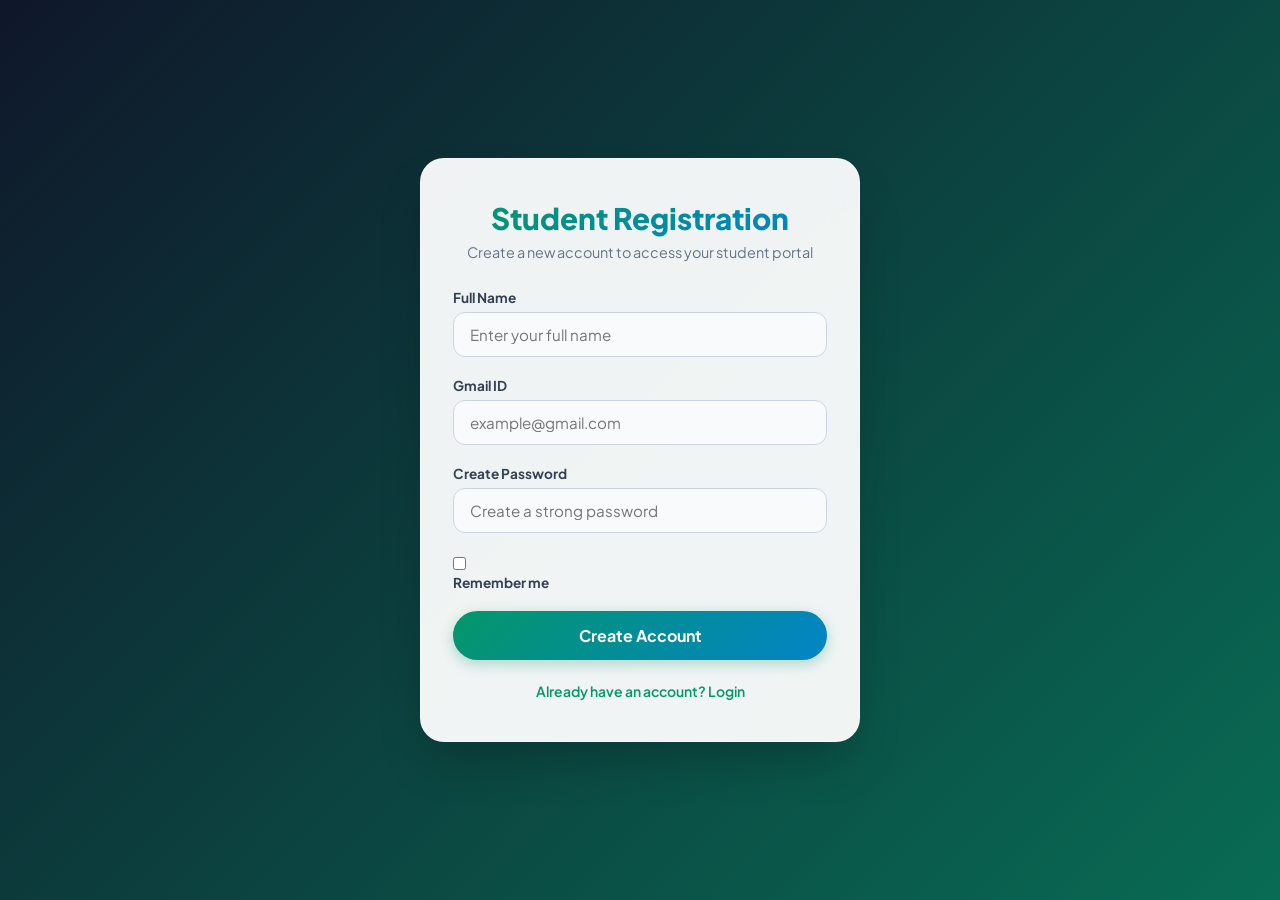
<file: index.html>
<!DOCTYPE html>
<html lang="en">
<head>
    <meta charset="UTF-8">
    <meta name="viewport" content="width=device-width, initial-scale=1.0">
    <title>Student Login System</title>
    <link rel="stylesheet" href="css/styles.css">
    <link href="https://fonts.googleapis.com/css2?family=Poppins:wght@300;400;500;600;700&display=swap" rel="stylesheet">
</head>
<body>
    <div class="container">
        <div class="form-container">
            <!-- Registration Form -->
            <div class="login-form">
                <h1>Student Registration</h1>
                <div class="form-header">
                    <p>Create a new account to access your student portal</p>
                </div>
                <form id="registerForm">
                    <div class="form-group">
                        <label for="reg-fullname">Full Name</label>
                        <input type="text" id="reg-fullname" name="fullname" placeholder="Enter your full name" required>
                        <span class="error" id="reg-fullname-error"></span>
                    </div>
                    <div class="form-group">
                        <label for="reg-email">Gmail ID</label>
                        <input type="email" id="reg-email" name="email" placeholder="example@gmail.com" required>
                        <span class="error" id="reg-email-error"></span>
                    </div>
                    <div class="form-group">
                        <label for="reg-password">Create Password</label>
                        <input type="password" id="reg-password" name="password" placeholder="Create a strong password" required>
                        <span class="error" id="reg-password-error"></span>
                    </div>
                    <div class="form-group remember-me">
                        <input type="checkbox" id="reg-remember" name="remember">
                        <label for="reg-remember">Remember me</label>
                    </div>
                    <div class="form-group">
                        <button type="submit" id="register-btn">Create Account</button>
                    </div>
                    <div class="form-links">
                        <a href="login.html">Already have an account? Login</a>
                    </div>
                </form>
            </div>
            

        </div>
    </div>
    <script src="https://code.jquery.com/jquery-3.6.0.min.js"></script>
    <script src="js/index_script.js"></script>
</body>
</html>
</file>
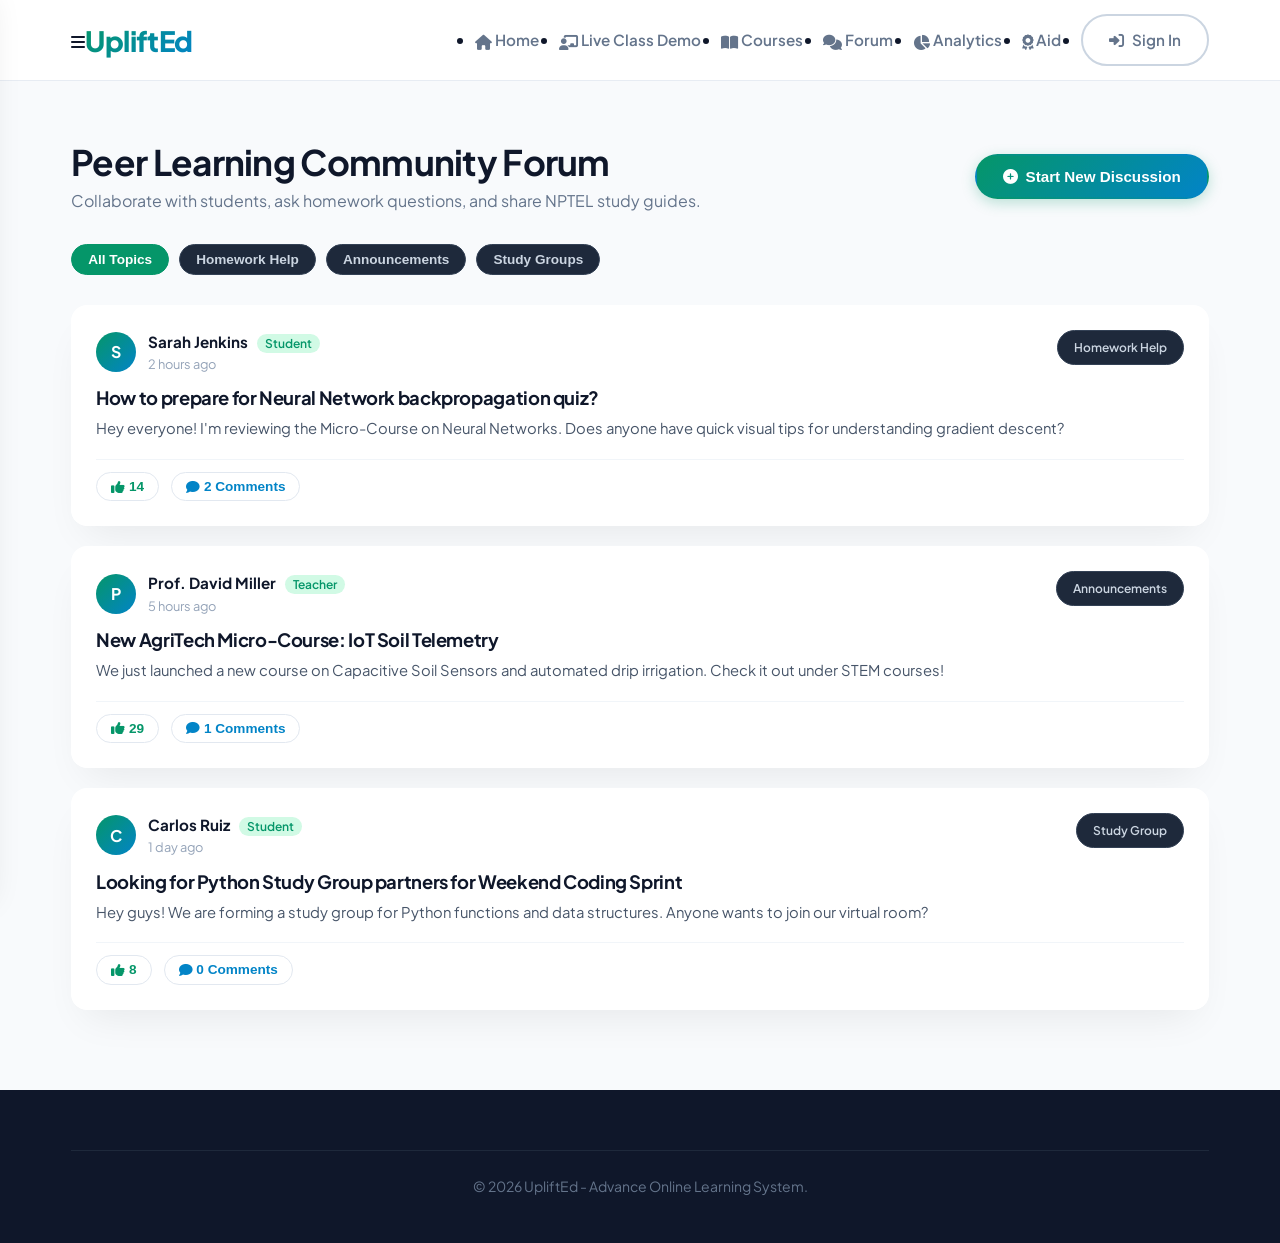
<file: community.html>
<!DOCTYPE html>
<html lang="en">
<head>
    <meta charset="UTF-8">
    <meta name="viewport" content="width=device-width, initial-scale=1.0">
    <title>Peer Learning Community Forum - UpliftEd</title>
    <link rel="stylesheet" href="css/home_styles.css">
    <link href="https://fonts.googleapis.com/css2?family=Plus+Jakarta+Sans:wght@300;400;500;600;700;800&family=Poppins:wght@300;400;500;600;700&display=swap" rel="stylesheet">
    <link rel="stylesheet" href="https://cdnjs.cloudflare.com/ajax/libs/font-awesome/6.4.0/css/all.min.css">
</head>
<body>
    <!-- Cleaned Sidebar -->
    <div class="sidebar" id="sidebar">
        <div class="sidebar-header">
            <h3>UpliftEd Portal</h3>
            <div class="sidebar-close" id="sidebar-close"><i class="fa-solid fa-xmark"></i></div>
        </div>
        <ul class="sidebar-menu">
            <li><a href="home.html"><i class="fa-solid fa-house"></i> Home</a></li>
            <li><a href="student_class.html"><i class="fa-solid fa-chalkboard-user"></i> Live Class Demo</a></li>
            <li class="active"><a href="community.html"><i class="fa-solid fa-users"></i> Community Forum</a></li>
            <li><a href="micro_courses.html"><i class="fa-solid fa-book-open"></i> Micro Courses (NPTEL)</a></li>
            <li><a href="progress_report.html"><i class="fa-solid fa-chart-line"></i> Progress Analytics</a></li>
            <li><a href="scholarship.html"><i class="fa-solid fa-graduation-cap"></i> Scholarship Aid</a></li>
        </ul>
    </div>
    <div class="sidebar-overlay" id="sidebar-overlay"></div>

    <!-- Header -->
    <header class="header">
        <div class="container">
            <div style="display: flex; align-items: center;">
                <div class="sidebar-toggle" id="sidebar-toggle"><i class="fa-solid fa-bars"></i></div>
                <div class="logo"><h1>UpliftEd</h1></div>
            </div>
            <nav class="main-nav">
                <ul>
                    <li><a href="home.html"><i class="fa-solid fa-house"></i> Home</a></li>
                    <li><a href="student_class.html"><i class="fa-solid fa-chalkboard-user"></i> Live Class Demo</a></li>
                    <li><a href="micro_courses.html"><i class="fa-solid fa-book-open"></i> Courses</a></li>
                    <li><a href="community.html"><i class="fa-solid fa-comments"></i> Forum</a></li>
                    <li><a href="progress_report.html"><i class="fa-solid fa-chart-pie"></i> Analytics</a></li>
                    <li><a href="scholarship.html"><i class="fa-solid fa-award"></i> Aid</a></li>
                    <li><a href="login.html" class="btn btn-secondary"><i class="fa-solid fa-right-to-bracket"></i> Sign In</a></li>
                </ul>
            </nav>
        </div>
    </header>

    <section style="padding-top: 140px; padding-bottom: 60px;">
        <div class="container">
            <div style="display: flex; justify-content: space-between; align-items: center; flex-wrap: wrap; gap: 20px; margin-bottom: 30px;">
                <div>
                    <h2 style="font-size: 2.2rem; color: #0f172a; margin-bottom: 4px;">Peer Learning Community Forum</h2>
                    <p style="margin: 0; color: #64748b;">Collaborate with students, ask homework questions, and share NPTEL study guides.</p>
                </div>
                <button id="btn-new-post" class="btn btn-primary"><i class="fa-solid fa-circle-plus"></i> Start New Discussion</button>
            </div>

            <!-- Category Filters -->
            <div style="display: flex; gap: 10px; flex-wrap: wrap; margin-bottom: 30px;">
                <button class="lang-chip forum-filter active" data-tag="all">All Topics</button>
                <button class="lang-chip forum-filter" data-tag="Homework Help">Homework Help</button>
                <button class="lang-chip forum-filter" data-tag="Announcements">Announcements</button>
                <button class="lang-chip forum-filter" data-tag="Study Group">Study Groups</button>
            </div>

            <!-- Forum Threads List -->
            <div id="posts-list">
                <!-- Rendered dynamically by community_script.js -->
            </div>
        </div>
    </section>

    <!-- Footer -->
    <footer class="footer">
        <div class="container">
            <div class="footer-bottom">
                <p>&copy; 2026 UpliftEd - Advance Online Learning System.</p>
            </div>
        </div>
    </footer>

    <script src="js/home_script.js"></script>
    <script src="js/community_script.js"></script>
</body>
</html>
</file>
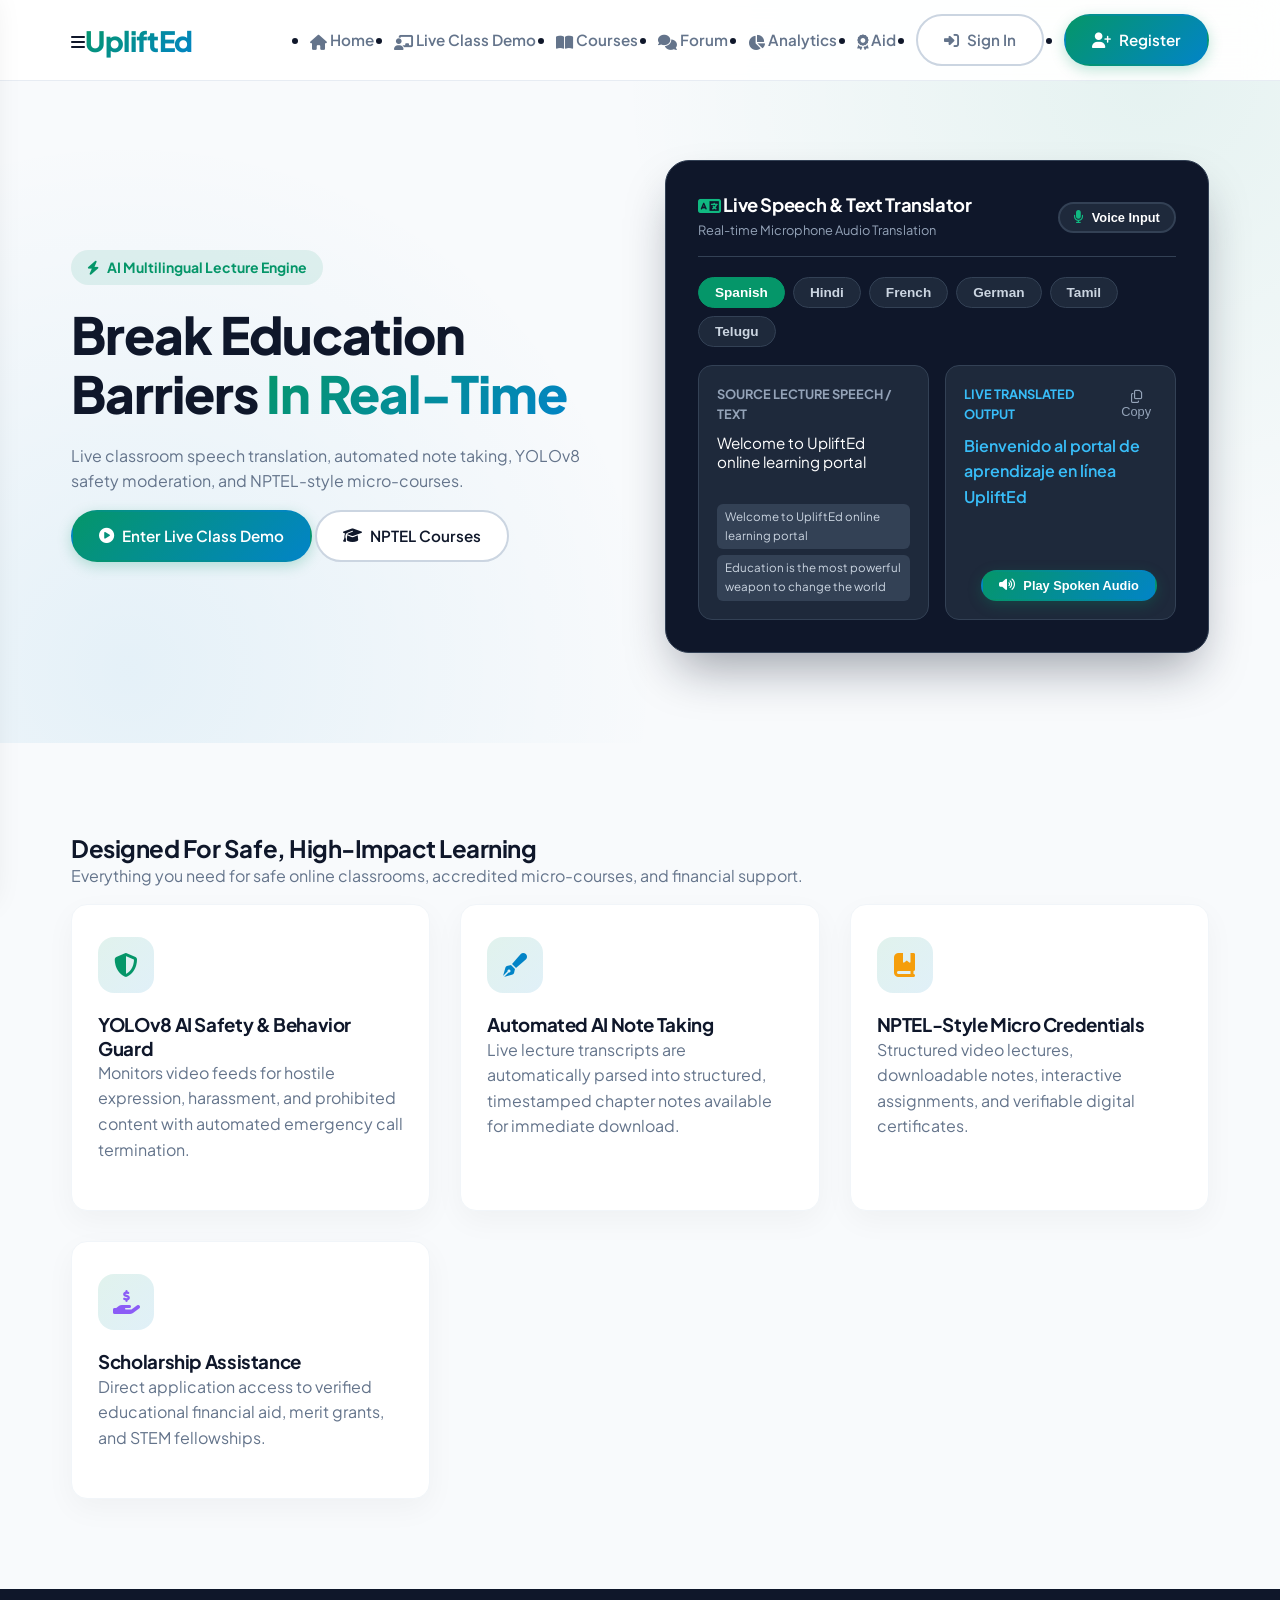
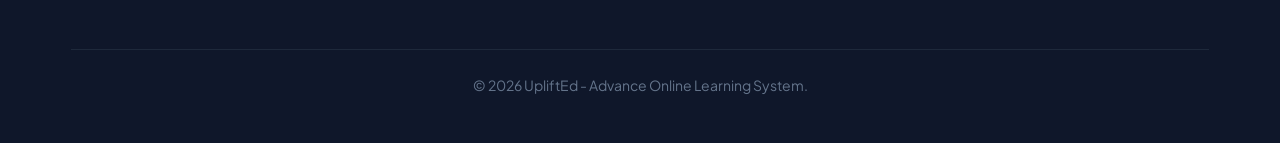
<file: home.html>
<!DOCTYPE html>
<html lang="en">
<head>
    <meta charset="UTF-8">
    <meta name="viewport" content="width=device-width, initial-scale=1.0">
    <title>UpliftEd - Advance Online Learning System</title>
    <link rel="stylesheet" href="css/home_styles.css">
    <link href="https://fonts.googleapis.com/css2?family=Plus+Jakarta+Sans:wght@300;400;500;600;700;800&family=Poppins:wght@300;400;500;600;700&display=swap" rel="stylesheet">
    <link rel="stylesheet" href="https://cdnjs.cloudflare.com/ajax/libs/font-awesome/6.4.0/css/all.min.css">
</head>
<body>
    <!-- Cleaned Sidebar Navigation -->
    <div class="sidebar" id="sidebar">
        <div class="sidebar-header">
            <h3>UpliftEd Portal</h3>
            <div class="sidebar-close" id="sidebar-close"><i class="fa-solid fa-xmark"></i></div>
        </div>
        <ul class="sidebar-menu">
            <li class="active"><a href="home.html"><i class="fa-solid fa-house"></i> Home</a></li>
            <li><a href="student_class.html"><i class="fa-solid fa-chalkboard-user"></i> Live Class Demo</a></li>
            <li><a href="community.html"><i class="fa-solid fa-users"></i> Community Forum</a></li>
            <li><a href="micro_courses.html"><i class="fa-solid fa-book-open"></i> Micro Courses (NPTEL)</a></li>
            <li><a href="progress_report.html"><i class="fa-solid fa-chart-line"></i> Progress Analytics</a></li>
            <li><a href="scholarship.html"><i class="fa-solid fa-graduation-cap"></i> Scholarship Aid</a></li>
        </ul>
    </div>
    <div class="sidebar-overlay" id="sidebar-overlay"></div>
    
    <!-- Navigation Header -->
    <header class="header">
        <div class="container">
            <div style="display: flex; align-items: center;">
                <div class="sidebar-toggle" id="sidebar-toggle"><i class="fa-solid fa-bars"></i></div>
                <div class="logo"><h1>UpliftEd</h1></div>
            </div>
            <nav class="main-nav">
                <ul>
                    <li><a href="home.html"><i class="fa-solid fa-house"></i> Home</a></li>
                    <li><a href="student_class.html"><i class="fa-solid fa-chalkboard-user"></i> Live Class Demo</a></li>
                    <li><a href="micro_courses.html"><i class="fa-solid fa-book-open"></i> Courses</a></li>
                    <li><a href="community.html"><i class="fa-solid fa-comments"></i> Forum</a></li>
                    <li><a href="progress_report.html"><i class="fa-solid fa-chart-pie"></i> Analytics</a></li>
                    <li><a href="scholarship.html"><i class="fa-solid fa-award"></i> Aid</a></li>
                    <li><a href="login.html" class="btn btn-secondary"><i class="fa-solid fa-right-to-bracket"></i> Sign In</a></li>
                    <li><a href="index.html" class="btn btn-primary"><i class="fa-solid fa-user-plus"></i> Register</a></li>
                </ul>
            </nav>
        </div>
    </header>

    <!-- Hero Section with Live Speech Translator -->
    <section class="hero">
        <div class="container">
            <div class="hero-content">
                <div style="display: inline-flex; align-items: center; gap: 8px; padding: 6px 16px; border-radius: 99px; background: rgba(5, 150, 105, 0.1); color: #059669; font-weight: 700; font-size: 0.875rem; margin-bottom: 20px;">
                    <i class="fa-solid fa-bolt" style="color: #059669;"></i> AI Multilingual Lecture Engine
                </div>
                <h1>Break Education Barriers <span>In Real-Time</span></h1>
                <p>Live classroom speech translation, automated note taking, YOLOv8 safety moderation, and NPTEL-style micro-courses.</p>
                <div class="hero-buttons">
                    <a href="student_class.html" class="btn btn-primary"><i class="fa-solid fa-play-circle"></i> Enter Live Class Demo</a>
                    <a href="micro_courses.html" class="btn btn-secondary"><i class="fa-solid fa-graduation-cap"></i> NPTEL Courses</a>
                </div>
            </div>
            
            <!-- Upgraded Translator Section -->
            <div class="translator-box">
                <div style="display: flex; justify-content: space-between; align-items: center; margin-bottom: 20px; border-bottom: 1px solid #334155; padding-bottom: 14px;">
                    <div>
                        <h3 style="color: white; font-size: 1.15rem; margin: 0;"><i class="fa-solid fa-language" style="color: #10b981;"></i> Live Speech & Text Translator</h3>
                        <span style="font-size: 0.8rem; color: #94a3b8;">Real-time Microphone Audio Translation</span>
                    </div>
                    <div style="display: flex; align-items: center; gap: 10px;">
                        <div id="translator-wave" class="sound-wave" style="display: none;">
                            <span></span><span></span><span></span><span></span>
                        </div>
                        <button id="btn-mic-listen" class="btn btn-secondary" style="padding: 6px 14px; font-size: 0.8rem; background: #1e293b; color: white; border-color: #334155;"><i class="fa-solid fa-microphone" style="color: #10b981;"></i> Voice Input</button>
                    </div>
                </div>

                <div style="display: flex; gap: 8px; flex-wrap: wrap; margin-bottom: 18px;">
                    <button class="lang-chip active" data-lang="es">Spanish</button>
                    <button class="lang-chip" data-lang="hi">Hindi</button>
                    <button class="lang-chip" data-lang="fr">French</button>
                    <button class="lang-chip" data-lang="de">German</button>
                    <button class="lang-chip" data-lang="ta">Tamil</button>
                    <button class="lang-chip" data-lang="te">Telugu</button>
                </div>
                
                <div style="display: grid; grid-template-columns: 1fr 1fr; gap: 16px;">
                    <div style="background: #1e293b; border-radius: 14px; padding: 18px; border: 1px solid #334155;">
                        <div style="font-size: 0.8rem; text-transform: uppercase; color: #94a3b8; margin-bottom: 8px; font-weight: 700;">Source Lecture Speech / Text</div>
                        <textarea id="demo-input" style="width: 100%; background: transparent; border: none; color: white; font-size: 0.95rem; outline: none; resize: none; font-family: inherit;" rows="3">Welcome to UpliftEd online learning portal</textarea>
                        <div style="margin-top: 8px; display: flex; gap: 6px; flex-wrap: wrap;">
                            <span class="sample-btn" style="font-size: 0.725rem; background: #334155; color: #cbd5e1; padding: 4px 8px; border-radius: 6px; cursor: pointer;">Welcome to UpliftEd online learning portal</span>
                            <span class="sample-btn" style="font-size: 0.725rem; background: #334155; color: #cbd5e1; padding: 4px 8px; border-radius: 6px; cursor: pointer;">Education is the most powerful weapon to change the world</span>
                        </div>
                    </div>
                    
                    <div style="background: #1e293b; border-radius: 14px; padding: 18px; border: 1px solid #334155; display: flex; flex-direction: column; justify-content: space-between;">
                        <div>
                            <div style="display: flex; justify-content: space-between; align-items: center; margin-bottom: 8px;">
                                <span style="font-size: 0.8rem; text-transform: uppercase; color: #38bdf8; font-weight: 700;">Live Translated Output</span>
                                <button id="btn-copy-translation" style="background: none; border: none; color: #94a3b8; cursor: pointer; font-size: 0.8rem;"><i class="fa-regular fa-copy"></i> Copy</button>
                            </div>
                            <div id="demo-output" style="font-size: 1rem; color: #38bdf8; font-weight: 600;">Bienvenido al portal de aprendizaje en línea UpliftEd</div>
                        </div>
                        <div style="text-align: right; margin-top: 12px;">
                            <button id="btn-speak-translation" class="btn btn-primary" style="padding: 6px 16px; font-size: 0.8rem;"><i class="fa-solid fa-volume-high"></i> Play Spoken Audio</button>
                        </div>
                    </div>
                </div>
            </div>
        </div>
    </section>

    <!-- Features Section -->
    <section class="features">
        <div class="container">
            <div class="section-header">
                <h2>Designed For Safe, High-Impact Learning</h2>
                <p>Everything you need for safe online classrooms, accredited micro-courses, and financial support.</p>
            </div>
            
            <div class="features-grid">
                <div class="feature-card">
                    <div class="feature-icon"><i class="fa-solid fa-shield-halved" style="color: #059669;"></i></div>
                    <h3>YOLOv8 AI Safety & Behavior Guard</h3>
                    <p>Monitors video feeds for hostile expression, harassment, and prohibited content with automated emergency call termination.</p>
                </div>
                
                <div class="feature-card">
                    <div class="feature-icon"><i class="fa-solid fa-pen-fancy" style="color: #0284c7;"></i></div>
                    <h3>Automated AI Note Taking</h3>
                    <p>Live lecture transcripts are automatically parsed into structured, timestamped chapter notes available for immediate download.</p>
                </div>

                <div class="feature-card">
                    <div class="feature-icon"><i class="fa-solid fa-book-bookmark" style="color: #f59e0b;"></i></div>
                    <h3>NPTEL-Style Micro Credentials</h3>
                    <p>Structured video lectures, downloadable notes, interactive assignments, and verifiable digital certificates.</p>
                </div>

                <div class="feature-card">
                    <div class="feature-icon"><i class="fa-solid fa-hand-holding-dollar" style="color: #8b5cf6;"></i></div>
                    <h3>Scholarship Assistance</h3>
                    <p>Direct application access to verified educational financial aid, merit grants, and STEM fellowships.</p>
                </div>
            </div>
        </div>
    </section>

    <!-- Footer -->
    <footer class="footer">
        <div class="container">
            <div class="footer-bottom">
                <p>&copy; 2026 UpliftEd - Advance Online Learning System.</p>
            </div>
        </div>
    </footer>

    <script src="js/home_script.js"></script>
</body>
</html>
</file>
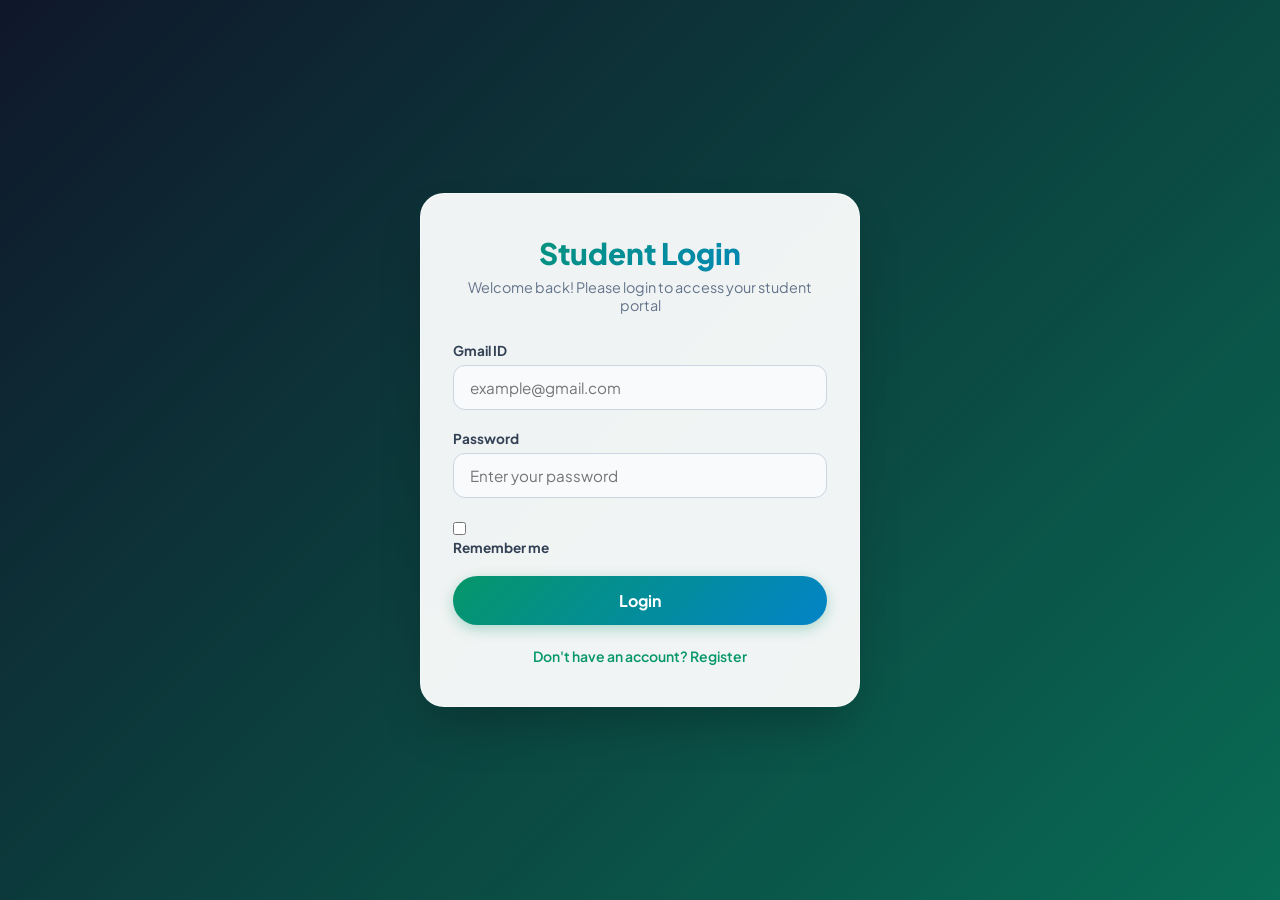
<file: login.html>
<!DOCTYPE html>
<html lang="en">
<head>
    <meta charset="UTF-8">
    <meta name="viewport" content="width=device-width, initial-scale=1.0">
    <title>Student Login System</title>
    <link rel="stylesheet" href="css/styles.css">
    <link href="https://fonts.googleapis.com/css2?family=Poppins:wght@300;400;500;600;700&display=swap" rel="stylesheet">
</head>
<body>
    <div class="container">
        <div class="form-container">
            <!-- Login Form -->
            <div class="login-form" id="login-form">
                <h1>Student Login</h1>
                <div class="form-header">
                    <p>Welcome back! Please login to access your student portal</p>
                </div>
                <form id="loginForm">
                    <div class="form-group">
                        <label for="login-email">Gmail ID</label>
                        <input type="email" id="login-email" name="email" placeholder="example@gmail.com" required>
                        <span class="error" id="login-email-error"></span>
                    </div>
                    <div class="form-group">
                        <label for="login-password">Password</label>
                        <input type="password" id="login-password" name="password" placeholder="Enter your password" required>
                        <span class="error" id="login-password-error"></span>
                    </div>
                    <div class="form-group remember-me">
                        <input type="checkbox" id="login-remember" name="remember">
                        <label for="login-remember">Remember me</label>
                    </div>
                    <div class="form-group">
                        <button type="submit" id="login-btn">Login</button>
                    </div>
                    <div class="form-links">
                        <a href="index.html">Don't have an account? Register</a>
                    </div>
                </form>
            </div>
            

        </div>
    </div>
    <script src="https://code.jquery.com/jquery-3.6.0.min.js"></script>
    <script src="js/login_script.js"></script>
</body>
</html>
</file>
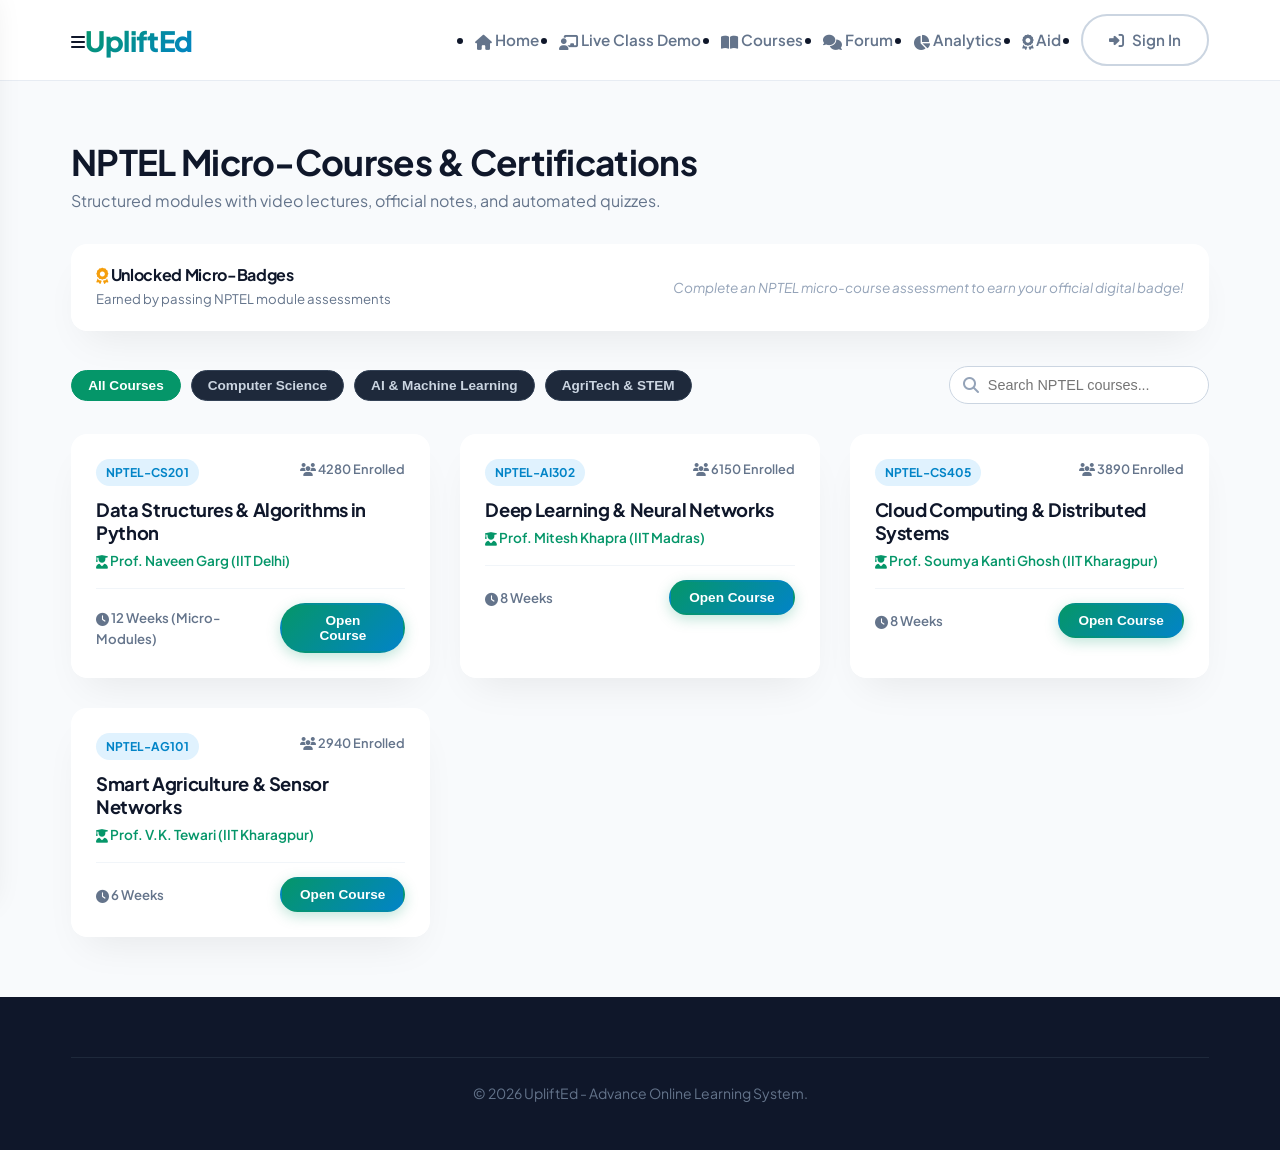
<file: micro_courses.html>
<!DOCTYPE html>
<html lang="en">
<head>
    <meta charset="UTF-8">
    <meta name="viewport" content="width=device-width, initial-scale=1.0">
    <title>NPTEL Micro-Courses & Certifications - UpliftEd</title>
    <link rel="stylesheet" href="css/home_styles.css">
    <link href="https://fonts.googleapis.com/css2?family=Plus+Jakarta+Sans:wght@300;400;500;600;700;800&family=Poppins:wght@300;400;500;600;700&display=swap" rel="stylesheet">
    <link rel="stylesheet" href="https://cdnjs.cloudflare.com/ajax/libs/font-awesome/6.4.0/css/all.min.css">
</head>
<body>
    <!-- Cleaned Sidebar -->
    <div class="sidebar" id="sidebar">
        <div class="sidebar-header">
            <h3>UpliftEd Portal</h3>
            <div class="sidebar-close" id="sidebar-close"><i class="fa-solid fa-xmark"></i></div>
        </div>
        <ul class="sidebar-menu">
            <li><a href="home.html"><i class="fa-solid fa-house"></i> Home</a></li>
            <li><a href="student_class.html"><i class="fa-solid fa-chalkboard-user"></i> Live Class Demo</a></li>
            <li><a href="community.html"><i class="fa-solid fa-users"></i> Community Forum</a></li>
            <li class="active"><a href="micro_courses.html"><i class="fa-solid fa-book-open"></i> Micro Courses (NPTEL)</a></li>
            <li><a href="progress_report.html"><i class="fa-solid fa-chart-line"></i> Progress Analytics</a></li>
            <li><a href="scholarship.html"><i class="fa-solid fa-graduation-cap"></i> Scholarship Aid</a></li>
        </ul>
    </div>
    <div class="sidebar-overlay" id="sidebar-overlay"></div>

    <!-- Navigation Header -->
    <header class="header">
        <div class="container">
            <div style="display: flex; align-items: center;">
                <div class="sidebar-toggle" id="sidebar-toggle"><i class="fa-solid fa-bars"></i></div>
                <div class="logo"><h1>UpliftEd</h1></div>
            </div>
            <nav class="main-nav">
                <ul>
                    <li><a href="home.html"><i class="fa-solid fa-house"></i> Home</a></li>
                    <li><a href="student_class.html"><i class="fa-solid fa-chalkboard-user"></i> Live Class Demo</a></li>
                    <li><a href="micro_courses.html"><i class="fa-solid fa-book-open"></i> Courses</a></li>
                    <li><a href="community.html"><i class="fa-solid fa-comments"></i> Forum</a></li>
                    <li><a href="progress_report.html"><i class="fa-solid fa-chart-pie"></i> Analytics</a></li>
                    <li><a href="scholarship.html"><i class="fa-solid fa-award"></i> Aid</a></li>
                    <li><a href="login.html" class="btn btn-secondary"><i class="fa-solid fa-right-to-bracket"></i> Sign In</a></li>
                </ul>
            </nav>
        </div>
    </header>

    <section style="padding-top: 140px; padding-bottom: 60px;">
        <div class="container">
            <div style="display: flex; justify-content: space-between; align-items: flex-start; flex-wrap: wrap; gap: 20px; margin-bottom: 30px;">
                <div>
                    <h2 style="font-size: 2.2rem; color: #0f172a; margin-bottom: 4px;">NPTEL Micro-Courses & Certifications</h2>
                    <p style="margin: 0; color: #64748b;">Structured modules with video lectures, official notes, and automated quizzes.</p>
                </div>
            </div>

            <!-- Earned Badges Header Card -->
            <div class="glass-card" style="padding: 20px 24px; margin-bottom: 35px; background: white;">
                <div style="display: flex; align-items: center; justify-content: space-between; flex-wrap: wrap; gap: 15px;">
                    <div>
                        <h4 style="margin: 0; font-size: 1rem; color: #0f172a;"><i class="fa-solid fa-award" style="color: #f59e0b;"></i> Unlocked Micro-Badges</h4>
                        <span style="font-size: 0.825rem; color: #64748b;">Earned by passing NPTEL module assessments</span>
                    </div>
                    <div id="user-badges" style="display: flex; gap: 10px; flex-wrap: wrap;">
                        <!-- Rendered by JS -->
                    </div>
                </div>
            </div>

            <!-- Search & Filters -->
            <div style="display: flex; justify-content: space-between; align-items: center; gap: 20px; flex-wrap: wrap; margin-bottom: 30px;">
                <div style="display: flex; gap: 10px; flex-wrap: wrap;">
                    <button class="lang-chip category-filter active" data-category="all">All Courses</button>
                    <button class="lang-chip category-filter" data-category="cs">Computer Science</button>
                    <button class="lang-chip category-filter" data-category="ai">AI & Machine Learning</button>
                    <button class="lang-chip category-filter" data-category="stem">AgriTech & STEM</button>
                </div>
                <div style="position: relative; min-width: 260px;">
                    <input type="text" id="course-search" placeholder="Search NPTEL courses..." style="width: 100%; padding: 10px 16px 10px 38px; border-radius: 99px; border: 1px solid #cbd5e1; outline: none; font-size: 0.9rem;">
                    <i class="fa-solid fa-magnifying-glass" style="position: absolute; left: 14px; top: 50%; transform: translateY(-50%); color: #94a3b8;"></i>
                </div>
            </div>

            <!-- Courses Grid -->
            <div id="courses-grid" class="features-grid">
                <!-- Rendered dynamically by micro_courses_script.js -->
            </div>
        </div>
    </section>

    <!-- Footer -->
    <footer class="footer">
        <div class="container">
            <div class="footer-bottom">
                <p>&copy; 2026 UpliftEd - Advance Online Learning System.</p>
            </div>
        </div>
    </footer>

    <script src="js/home_script.js"></script>
    <script src="js/micro_courses_script.js"></script>
</body>
</html>
</file>
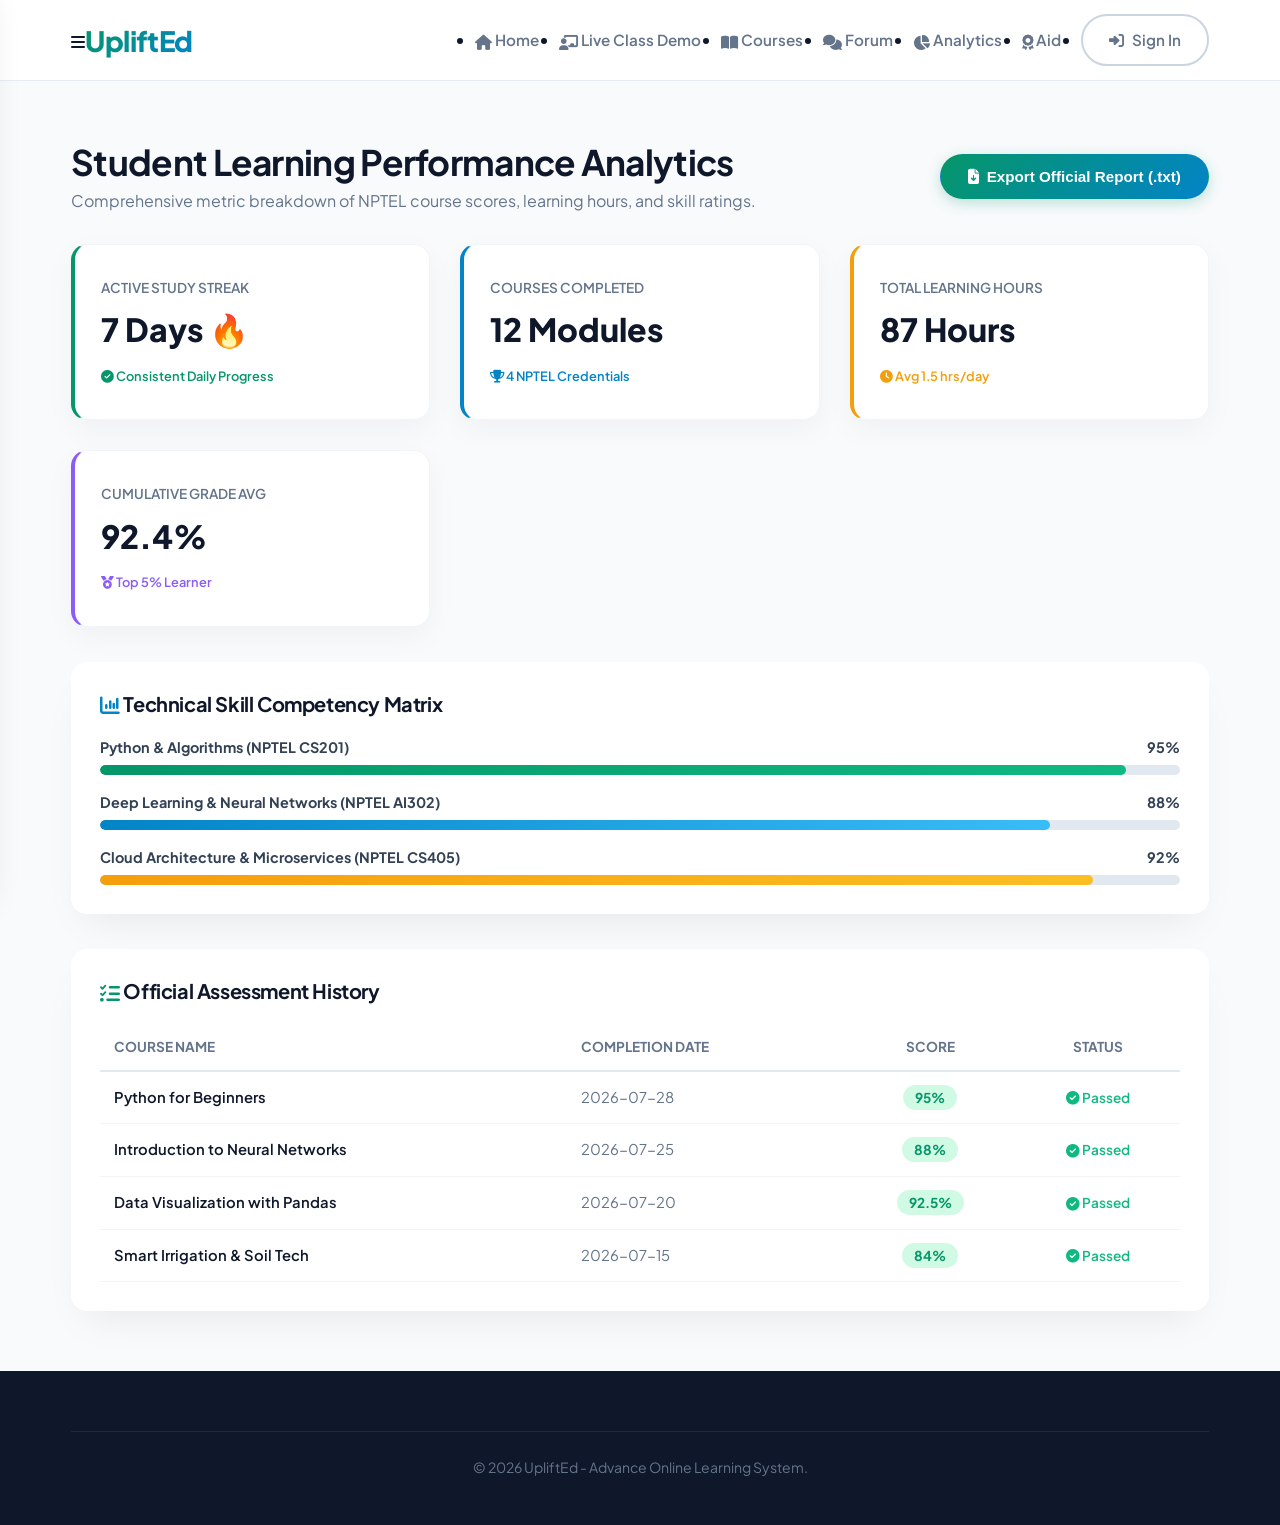
<file: progress_report.html>
<!DOCTYPE html>
<html lang="en">
<head>
    <meta charset="UTF-8">
    <meta name="viewport" content="width=device-width, initial-scale=1.0">
    <title>Detailed Progress Analytics - UpliftEd</title>
    <link rel="stylesheet" href="css/home_styles.css">
    <link href="https://fonts.googleapis.com/css2?family=Plus+Jakarta+Sans:wght@300;400;500;600;700;800&family=Poppins:wght@300;400;500;600;700&display=swap" rel="stylesheet">
    <link rel="stylesheet" href="https://cdnjs.cloudflare.com/ajax/libs/font-awesome/6.4.0/css/all.min.css">
</head>
<body>
    <!-- Cleaned Sidebar -->
    <div class="sidebar" id="sidebar">
        <div class="sidebar-header">
            <h3>UpliftEd Portal</h3>
            <div class="sidebar-close" id="sidebar-close"><i class="fa-solid fa-xmark"></i></div>
        </div>
        <ul class="sidebar-menu">
            <li><a href="home.html"><i class="fa-solid fa-house"></i> Home</a></li>
            <li><a href="student_class.html"><i class="fa-solid fa-chalkboard-user"></i> Live Class Demo</a></li>
            <li><a href="community.html"><i class="fa-solid fa-users"></i> Community Forum</a></li>
            <li><a href="micro_courses.html"><i class="fa-solid fa-book-open"></i> Micro Courses (NPTEL)</a></li>
            <li class="active"><a href="progress_report.html"><i class="fa-solid fa-chart-line"></i> Progress Analytics</a></li>
            <li><a href="scholarship.html"><i class="fa-solid fa-graduation-cap"></i> Scholarship Aid</a></li>
        </ul>
    </div>
    <div class="sidebar-overlay" id="sidebar-overlay"></div>

    <!-- Header -->
    <header class="header">
        <div class="container">
            <div style="display: flex; align-items: center;">
                <div class="sidebar-toggle" id="sidebar-toggle"><i class="fa-solid fa-bars"></i></div>
                <div class="logo"><h1>UpliftEd</h1></div>
            </div>
            <nav class="main-nav">
                <ul>
                    <li><a href="home.html"><i class="fa-solid fa-house"></i> Home</a></li>
                    <li><a href="student_class.html"><i class="fa-solid fa-chalkboard-user"></i> Live Class Demo</a></li>
                    <li><a href="micro_courses.html"><i class="fa-solid fa-book-open"></i> Courses</a></li>
                    <li><a href="community.html"><i class="fa-solid fa-comments"></i> Forum</a></li>
                    <li><a href="progress_report.html"><i class="fa-solid fa-chart-pie"></i> Analytics</a></li>
                    <li><a href="scholarship.html"><i class="fa-solid fa-award"></i> Aid</a></li>
                    <li><a href="login.html" class="btn btn-secondary"><i class="fa-solid fa-right-to-bracket"></i> Sign In</a></li>
                </ul>
            </nav>
        </div>
    </header>

    <section style="padding-top: 140px; padding-bottom: 60px;">
        <div class="container">
            <div style="display: flex; justify-content: space-between; align-items: center; flex-wrap: wrap; gap: 20px; margin-bottom: 30px;">
                <div>
                    <h2 style="font-size: 2.2rem; color: #0f172a; margin-bottom: 4px;">Student Learning Performance Analytics</h2>
                    <p style="margin: 0; color: #64748b;">Comprehensive metric breakdown of NPTEL course scores, learning hours, and skill ratings.</p>
                </div>
                <button id="btn-download-report" class="btn btn-primary"><i class="fa-solid fa-file-arrow-down"></i> Export Official Report (.txt)</button>
            </div>

            <!-- Stats Overview Cards -->
            <div class="features-grid" style="margin-bottom: 35px;">
                <div class="feature-card" style="border-left: 4px solid #059669;">
                    <div style="font-size: 0.85rem; color: #64748b; font-weight: 600; text-transform: uppercase;">Active Study Streak</div>
                    <div style="font-size: 2rem; font-weight: 800; color: #0f172a; margin: 6px 0;">7 Days 🔥</div>
                    <span style="font-size: 0.8rem; color: #059669; font-weight: 600;"><i class="fa-solid fa-circle-check"></i> Consistent Daily Progress</span>
                </div>
                
                <div class="feature-card" style="border-left: 4px solid #0284c7;">
                    <div style="font-size: 0.85rem; color: #64748b; font-weight: 600; text-transform: uppercase;">Courses Completed</div>
                    <div style="font-size: 2rem; font-weight: 800; color: #0f172a; margin: 6px 0;">12 Modules</div>
                    <span style="font-size: 0.8rem; color: #0284c7; font-weight: 600;"><i class="fa-solid fa-trophy"></i> 4 NPTEL Credentials</span>
                </div>

                <div class="feature-card" style="border-left: 4px solid #f59e0b;">
                    <div style="font-size: 0.85rem; color: #64748b; font-weight: 600; text-transform: uppercase;">Total Learning Hours</div>
                    <div style="font-size: 2rem; font-weight: 800; color: #0f172a; margin: 6px 0;">87 Hours</div>
                    <span style="font-size: 0.8rem; color: #f59e0b; font-weight: 600;"><i class="fa-solid fa-clock"></i> Avg 1.5 hrs/day</span>
                </div>

                <div class="feature-card" style="border-left: 4px solid #8b5cf6;">
                    <div style="font-size: 0.85rem; color: #64748b; font-weight: 600; text-transform: uppercase;">Cumulative Grade Avg</div>
                    <div style="font-size: 2rem; font-weight: 800; color: #0f172a; margin: 6px 0;">92.4%</div>
                    <span style="font-size: 0.8rem; color: #8b5cf6; font-weight: 600;"><i class="fa-solid fa-medal"></i> Top 5% Learner</span>
                </div>
            </div>

            <!-- Skill Competency Breakdown -->
            <div class="glass-card" style="padding: 28px; background: white; margin-bottom: 35px;">
                <h3 style="font-size: 1.25rem; color: #0f172a; margin-bottom: 20px;"><i class="fa-solid fa-chart-column" style="color: #0284c7;"></i> Technical Skill Competency Matrix</h3>
                <div style="display: flex; flex-direction: column; gap: 16px;">
                    <div>
                        <div style="display: flex; justify-content: space-between; font-size: 0.9rem; font-weight: 700; color: #334155; margin-bottom: 6px;">
                            <span>Python & Algorithms (NPTEL CS201)</span>
                            <span>95%</span>
                        </div>
                        <div style="background: #e2e8f0; height: 10px; border-radius: 99px; overflow: hidden;">
                            <div style="background: linear-gradient(90deg, #059669, #10b981); width: 95%; height: 100%; border-radius: 99px;"></div>
                        </div>
                    </div>

                    <div>
                        <div style="display: flex; justify-content: space-between; font-size: 0.9rem; font-weight: 700; color: #334155; margin-bottom: 6px;">
                            <span>Deep Learning & Neural Networks (NPTEL AI302)</span>
                            <span>88%</span>
                        </div>
                        <div style="background: #e2e8f0; height: 10px; border-radius: 99px; overflow: hidden;">
                            <div style="background: linear-gradient(90deg, #0284c7, #38bdf8); width: 88%; height: 100%; border-radius: 99px;"></div>
                        </div>
                    </div>

                    <div>
                        <div style="display: flex; justify-content: space-between; font-size: 0.9rem; font-weight: 700; color: #334155; margin-bottom: 6px;">
                            <span>Cloud Architecture & Microservices (NPTEL CS405)</span>
                            <span>92%</span>
                        </div>
                        <div style="background: #e2e8f0; height: 10px; border-radius: 99px; overflow: hidden;">
                            <div style="background: linear-gradient(90deg, #f59e0b, #fbbf24); width: 92%; height: 100%; border-radius: 99px;"></div>
                        </div>
                    </div>
                </div>
            </div>

            <!-- Grade History Table -->
            <div class="glass-card" style="padding: 28px; background: white;">
                <h3 style="font-size: 1.25rem; margin-bottom: 20px; color: #0f172a;"><i class="fa-solid fa-list-check" style="color: #059669;"></i> Official Assessment History</h3>
                <div style="overflow-x: auto;">
                    <table style="width: 100%; border-collapse: collapse; text-align: left; font-size: 0.925rem;">
                        <thead>
                            <tr style="border-bottom: 2px solid #e2e8f0; color: #64748b; font-size: 0.85rem; text-transform: uppercase;">
                                <th style="padding: 12px 14px;">Course Name</th>
                                <th style="padding: 12px 14px;">Completion Date</th>
                                <th style="padding: 12px 14px; text-align: center;">Score</th>
                                <th style="padding: 12px 14px; text-align: center;">Status</th>
                            </tr>
                        </thead>
                        <tbody id="report-table-body">
                            <!-- Rendered dynamically by progress_script.js -->
                        </tbody>
                    </table>
                </div>
            </div>
        </div>
    </section>

    <!-- Footer -->
    <footer class="footer">
        <div class="container">
            <div class="footer-bottom">
                <p>&copy; 2026 UpliftEd - Advance Online Learning System.</p>
            </div>
        </div>
    </footer>

    <script src="js/home_script.js"></script>
    <script src="js/progress_script.js"></script>
</body>
</html>
</file>
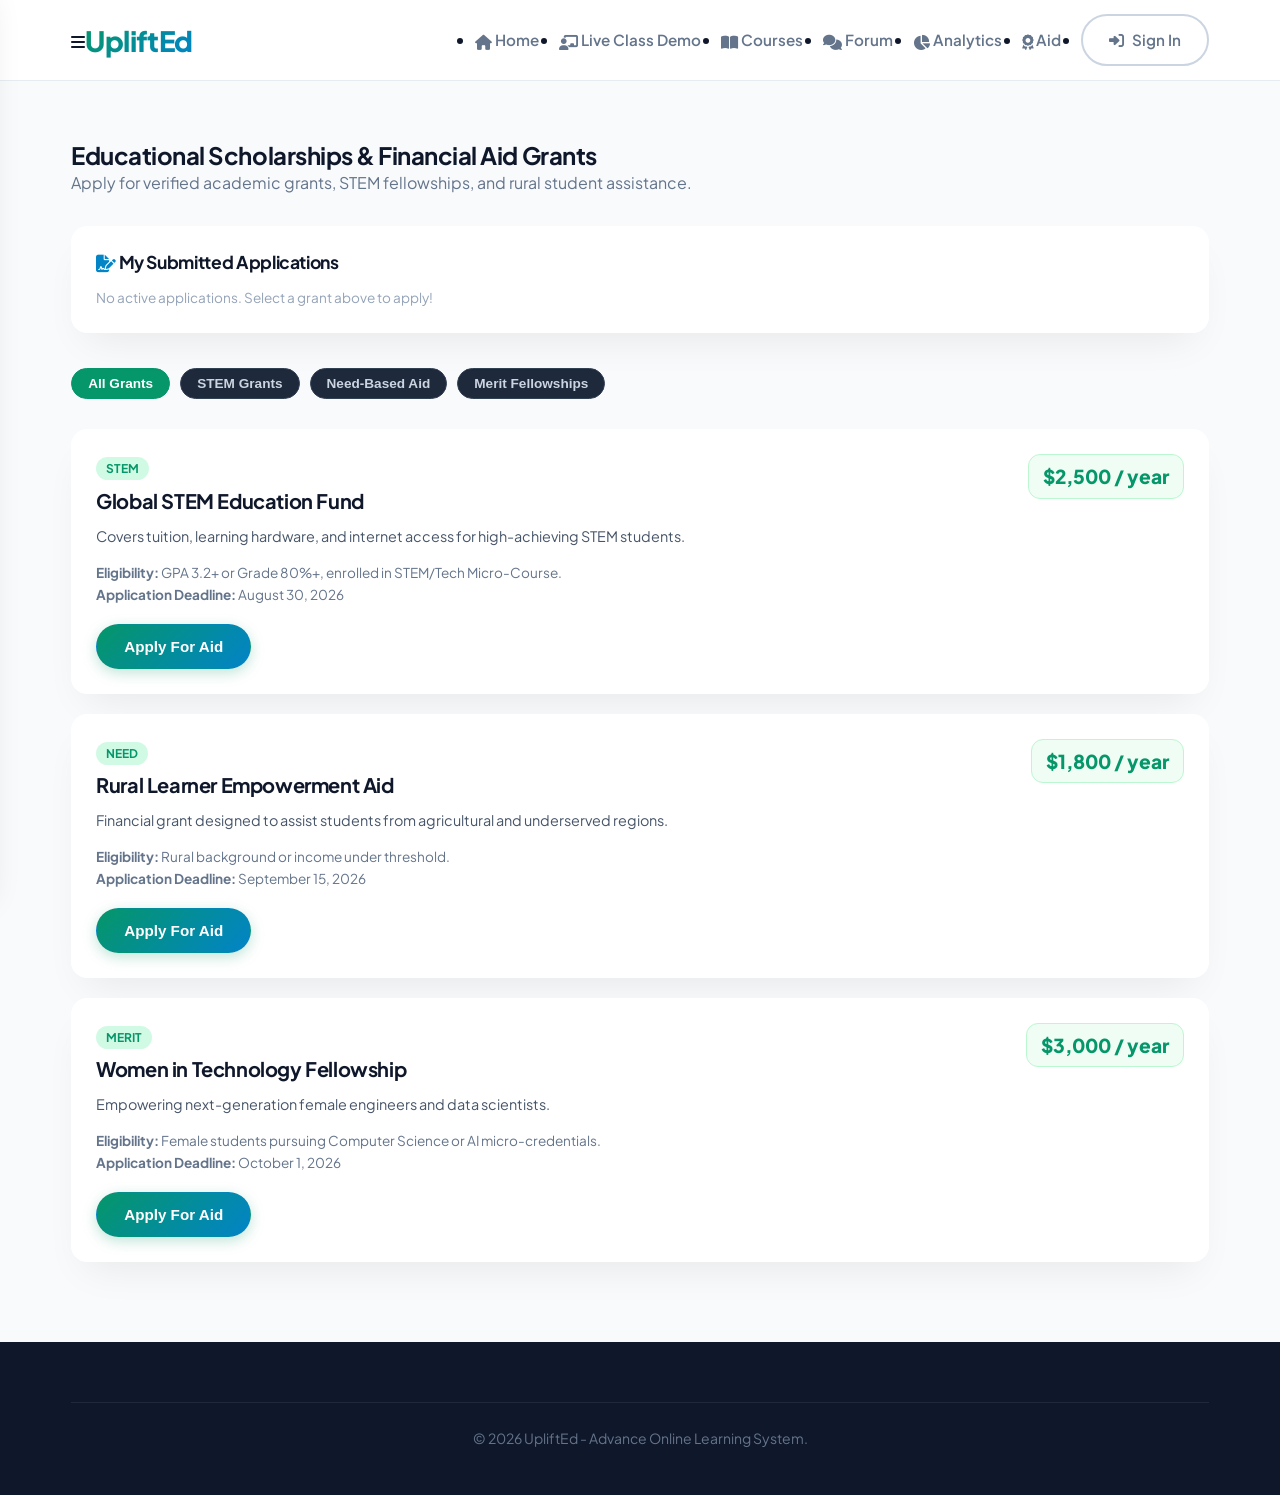
<file: scholarship.html>
<!DOCTYPE html>
<html lang="en">
<head>
    <meta charset="UTF-8">
    <meta name="viewport" content="width=device-width, initial-scale=1.0">
    <title>Scholarships & Financial Aid - UpliftEd</title>
    <link rel="stylesheet" href="css/home_styles.css">
    <link href="https://fonts.googleapis.com/css2?family=Plus+Jakarta+Sans:wght@300;400;500;600;700;800&family=Poppins:wght@300;400;500;600;700&display=swap" rel="stylesheet">
    <link rel="stylesheet" href="https://cdnjs.cloudflare.com/ajax/libs/font-awesome/6.4.0/css/all.min.css">
</head>
<body>
    <!-- Cleaned Sidebar -->
    <div class="sidebar" id="sidebar">
        <div class="sidebar-header">
            <h3>UpliftEd Portal</h3>
            <div class="sidebar-close" id="sidebar-close"><i class="fa-solid fa-xmark"></i></div>
        </div>
        <ul class="sidebar-menu">
            <li><a href="home.html"><i class="fa-solid fa-house"></i> Home</a></li>
            <li><a href="student_class.html"><i class="fa-solid fa-chalkboard-user"></i> Live Class Demo</a></li>
            <li><a href="community.html"><i class="fa-solid fa-users"></i> Community Forum</a></li>
            <li><a href="micro_courses.html"><i class="fa-solid fa-book-open"></i> Micro Courses (NPTEL)</a></li>
            <li><a href="progress_report.html"><i class="fa-solid fa-chart-line"></i> Progress Analytics</a></li>
            <li class="active"><a href="scholarship.html"><i class="fa-solid fa-graduation-cap"></i> Scholarship Aid</a></li>
        </ul>
    </div>
    <div class="sidebar-overlay" id="sidebar-overlay"></div>

    <!-- Header -->
    <header class="header">
        <div class="container">
            <div style="display: flex; align-items: center;">
                <div class="sidebar-toggle" id="sidebar-toggle"><i class="fa-solid fa-bars"></i></div>
                <div class="logo"><h1>UpliftEd</h1></div>
            </div>
            <nav class="main-nav">
                <ul>
                    <li><a href="home.html"><i class="fa-solid fa-house"></i> Home</a></li>
                    <li><a href="student_class.html"><i class="fa-solid fa-chalkboard-user"></i> Live Class Demo</a></li>
                    <li><a href="micro_courses.html"><i class="fa-solid fa-book-open"></i> Courses</a></li>
                    <li><a href="community.html"><i class="fa-solid fa-comments"></i> Forum</a></li>
                    <li><a href="progress_report.html"><i class="fa-solid fa-chart-pie"></i> Analytics</a></li>
                    <li><a href="scholarship.html"><i class="fa-solid fa-award"></i> Aid</a></li>
                    <li><a href="login.html" class="btn btn-secondary"><i class="fa-solid fa-right-to-bracket"></i> Sign In</a></li>
                </ul>
            </nav>
        </div>
    </header>

    <section style="padding-top: 140px; padding-bottom: 60px;">
        <div class="container">
            <div class="section-header" style="text-align: left; margin-bottom: 30px;">
                <h2>Educational Scholarships & Financial Aid Grants</h2>
                <p>Apply for verified academic grants, STEM fellowships, and rural student assistance.</p>
            </div>

            <!-- Active Applications Drawer Card -->
            <div class="glass-card" style="padding: 24px; background: white; margin-bottom: 35px;">
                <h3 style="font-size: 1.1rem; color: #0f172a; margin-bottom: 14px;"><i class="fa-solid fa-file-signature" style="color: #0284c7;"></i> My Submitted Applications</h3>
                <div id="my-applications">
                    <!-- Rendered by scholarship_script.js -->
                </div>
            </div>

            <!-- Category Filters -->
            <div style="display: flex; gap: 10px; flex-wrap: wrap; margin-bottom: 30px;">
                <button class="lang-chip grant-filter active" data-category="all">All Grants</button>
                <button class="lang-chip grant-filter" data-category="stem">STEM Grants</button>
                <button class="lang-chip grant-filter" data-category="need">Need-Based Aid</button>
                <button class="lang-chip grant-filter" data-category="merit">Merit Fellowships</button>
            </div>

            <!-- Available Grants List -->
            <div id="grants-list">
                <!-- Rendered dynamically by scholarship_script.js -->
            </div>
        </div>
    </section>

    <!-- Footer -->
    <footer class="footer">
        <div class="container">
            <div class="footer-bottom">
                <p>&copy; 2026 UpliftEd - Advance Online Learning System.</p>
            </div>
        </div>
    </footer>

    <script src="js/home_script.js"></script>
    <script src="js/scholarship_script.js"></script>
</body>
</html>
</file>
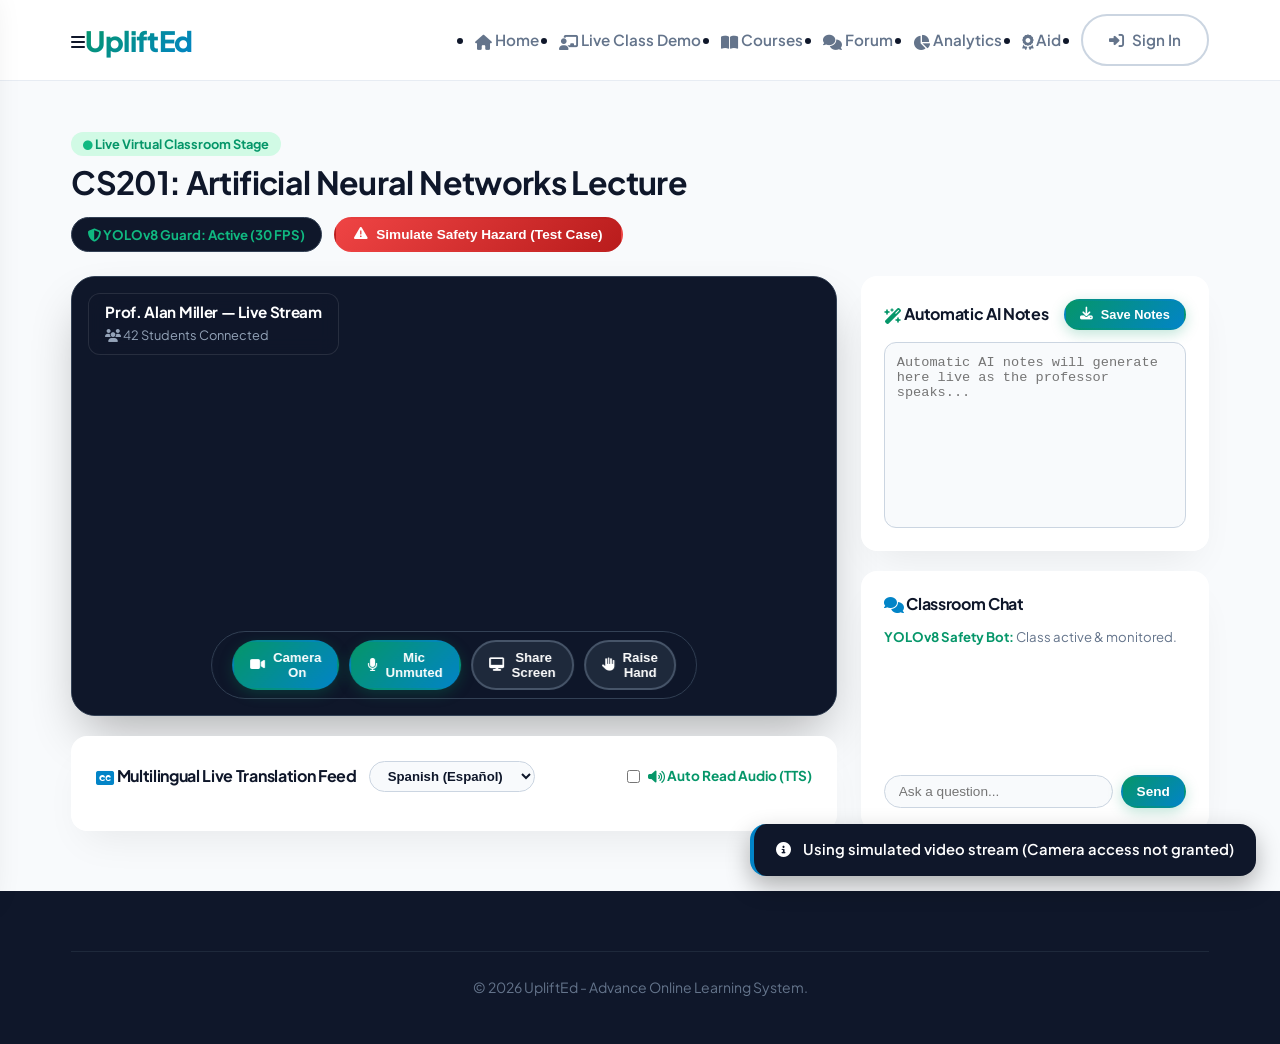
<file: student_class.html>
<!DOCTYPE html>
<html lang="en">
<head>
    <meta charset="UTF-8">
    <meta name="viewport" content="width=device-width, initial-scale=1.0">
    <title>Live Virtual Classroom Demo - UpliftEd</title>
    <link rel="stylesheet" href="css/home_styles.css">
    <link href="https://fonts.googleapis.com/css2?family=Plus+Jakarta+Sans:wght@300;400;500;600;700;800&family=Poppins:wght@300;400;500;600;700&display=swap" rel="stylesheet">
    <link rel="stylesheet" href="https://cdnjs.cloudflare.com/ajax/libs/font-awesome/6.4.0/css/all.min.css">
</head>
<body>
    <!-- Cleaned Sidebar Navigation -->
    <div class="sidebar" id="sidebar">
        <div class="sidebar-header">
            <h3>UpliftEd Portal</h3>
            <div class="sidebar-close" id="sidebar-close"><i class="fa-solid fa-xmark"></i></div>
        </div>
        <ul class="sidebar-menu">
            <li><a href="home.html"><i class="fa-solid fa-house"></i> Home</a></li>
            <li class="active"><a href="student_class.html"><i class="fa-solid fa-chalkboard-user"></i> Live Class Demo</a></li>
            <li><a href="community.html"><i class="fa-solid fa-users"></i> Community Forum</a></li>
            <li><a href="micro_courses.html"><i class="fa-solid fa-book-open"></i> Micro Courses (NPTEL)</a></li>
            <li><a href="progress_report.html"><i class="fa-solid fa-chart-line"></i> Progress Analytics</a></li>
            <li><a href="scholarship.html"><i class="fa-solid fa-graduation-cap"></i> Scholarship Aid</a></li>
        </ul>
    </div>
    <div class="sidebar-overlay" id="sidebar-overlay"></div>

    <!-- Navigation Header -->
    <header class="header">
        <div class="container">
            <div style="display: flex; align-items: center;">
                <div class="sidebar-toggle" id="sidebar-toggle"><i class="fa-solid fa-bars"></i></div>
                <div class="logo"><h1>UpliftEd</h1></div>
            </div>
            <nav class="main-nav">
                <ul>
                    <li><a href="home.html"><i class="fa-solid fa-house"></i> Home</a></li>
                    <li><a href="student_class.html"><i class="fa-solid fa-chalkboard-user"></i> Live Class Demo</a></li>
                    <li><a href="micro_courses.html"><i class="fa-solid fa-book-open"></i> Courses</a></li>
                    <li><a href="community.html"><i class="fa-solid fa-comments"></i> Forum</a></li>
                    <li><a href="progress_report.html"><i class="fa-solid fa-chart-pie"></i> Analytics</a></li>
                    <li><a href="scholarship.html"><i class="fa-solid fa-award"></i> Aid</a></li>
                    <li><a href="login.html" class="btn btn-secondary"><i class="fa-solid fa-right-to-bracket"></i> Sign In</a></li>
                </ul>
            </nav>
        </div>
    </header>

    <section style="padding-top: 130px; padding-bottom: 60px;">
        <div class="container">
            
            <!-- Classroom Header Control Bar -->
            <div style="display: flex; justify-content: space-between; align-items: center; flex-wrap: wrap; gap: 15px; margin-bottom: 24px;">
                <div>
                    <span style="font-size: 0.8rem; font-weight: 700; color: #059669; background: #d1fae5; padding: 4px 12px; border-radius: 99px;">
                        <i class="fa-solid fa-circle" style="font-size: 0.6rem; color: #10b981;"></i> Live Virtual Classroom Stage
                    </span>
                    <h2 style="font-size: 2rem; color: #0f172a; margin-top: 6px;">CS201: Artificial Neural Networks Lecture</h2>
                </div>

                <div style="display: flex; align-items: center; gap: 12px;">
                    <!-- YOLOv8 Safety Status Badge -->
                    <div id="ai-safety-status" style="font-size: 0.825rem; font-weight: 700; background: #0f172a; color: #10b981; border: 1px solid #334155; padding: 6px 16px; border-radius: 99px;">
                        <i class="fa-solid fa-shield-halved" style="color: #10b981;"></i> YOLOv8 Guard: Active (30 FPS)
                    </div>
                    <!-- Hazard Simulation Test Case Button -->
                    <button id="btn-simulate-hazard" class="btn btn-danger" style="padding: 8px 18px; font-size: 0.85rem;">
                        <i class="fa-solid fa-triangle-exclamation"></i> Simulate Safety Hazard (Test Case)
                    </button>
                </div>
            </div>

            <div style="display: grid; grid-template-columns: 2.2fr 1fr; gap: 24px;">

                <!-- Left Column: Video Stage & Subtitle Feed -->
                <div>
                    <!-- Stage Container -->
                    <div style="background: #0f172a; border-radius: 24px; height: 440px; position: relative; overflow: hidden; border: 1px solid #334155; box-shadow: 0 25px 50px -12px rgba(0,0,0,0.3);">
                        <video id="local-video-feed" autoplay playsinline muted style="width: 100%; height: 100%; object-fit: cover; background: #0f172a;"></video>

                        <!-- Classroom Overlay Info -->
                        <div style="position: absolute; top: 16px; left: 16px; background: rgba(15, 23, 42, 0.8); backdrop-filter: blur(10px); padding: 8px 16px; border-radius: 12px; border: 1px solid rgba(255,255,255,0.1); color: white;">
                            <h4 style="margin: 0; font-size: 0.95rem; color: white;">Prof. Alan Miller — Live Stream</h4>
                            <span style="font-size: 0.8rem; color: #94a3b8;"><i class="fa-solid fa-users"></i> 42 Students Connected</span>
                        </div>

                        <!-- Video Toolbar -->
                        <div style="position: absolute; bottom: 16px; left: 50%; transform: translateX(-50%); display: flex; gap: 10px; background: rgba(15, 23, 42, 0.88); backdrop-filter: blur(14px); padding: 8px 20px; border-radius: 99px; border: 1px solid #334155;">
                            <button id="toggle-cam-btn" class="btn btn-primary" style="padding: 8px 16px; font-size: 0.825rem;"><i class="fa-solid fa-video"></i> Camera On</button>
                            <button id="toggle-mic-btn" class="btn btn-primary" style="padding: 8px 16px; font-size: 0.825rem;"><i class="fa-solid fa-microphone"></i> Mic Unmuted</button>
                            <button id="share-screen-btn" class="btn btn-secondary" style="padding: 8px 16px; font-size: 0.825rem; color: white; background: #1e293b; border-color: #475569;"><i class="fa-solid fa-desktop"></i> Share Screen</button>
                            <button id="raise-hand-btn" class="btn btn-secondary" style="padding: 8px 16px; font-size: 0.825rem; color: white; background: #1e293b; border-color: #475569;"><i class="fa-solid fa-hand"></i> Raise Hand</button>
                        </div>
                    </div>

                    <!-- Subtitles & Translation Bar -->
                    <div class="glass-card" style="padding: 24px; margin-top: 20px; background: white;">
                        <div style="display: flex; justify-content: space-between; align-items: center; margin-bottom: 14px; flex-wrap: wrap; gap: 10px;">
                            <div style="display: flex; align-items: center; gap: 12px;">
                                <h4 style="color: #0f172a; font-size: 1rem; margin: 0;"><i class="fa-solid fa-closed-captioning" style="color: #0284c7;"></i> Multilingual Live Translation Feed</h4>
                                <select id="class-lang-select" style="background: #f8fafc; color: #0f172a; border: 1px solid #cbd5e1; border-radius: 99px; padding: 6px 14px; font-size: 0.825rem; outline: none; cursor: pointer; font-weight: 600;">
                                    <option value="es">Spanish (Español)</option>
                                    <option value="hi">Hindi (हिन्दी)</option>
                                    <option value="fr">French (Français)</option>
                                    <option value="de">German (Deutsch)</option>
                                    <option value="ta">Tamil (தமிழ்)</option>
                                    <option value="te">Telugu (తెలుగు)</option>
                                </select>
                            </div>
                            
                            <label style="display: flex; align-items: center; gap: 8px; font-size: 0.85rem; color: #059669; font-weight: 700; cursor: pointer;">
                                <input type="checkbox" id="toggle-auto-tts">
                                <span><i class="fa-solid fa-volume-high"></i> Auto Read Audio (TTS)</span>
                            </label>
                        </div>

                        <div id="transcript-feed" style="max-height: 140px; overflow-y: auto; display: flex; flex-direction: column; gap: 8px;">
                            <!-- Streamed in real-time by student_class.js -->
                        </div>
                    </div>
                </div>

                <!-- Right Column: Automatic AI Notes Pad & Classroom Chat -->
                <div style="display: flex; flex-direction: column; gap: 20px;">
                    <!-- Automatic AI Notes Pad -->
                    <div class="glass-card" style="padding: 22px; background: white; flex: 1; display: flex; flex-direction: column;">
                        <div style="display: flex; justify-content: space-between; align-items: center; margin-bottom: 12px;">
                            <h4 style="color: #0f172a; font-size: 1rem; margin: 0;"><i class="fa-solid fa-wand-magic-sparkles" style="color: #059669;"></i> Automatic AI Notes</h4>
                            <button id="btn-save-notes" class="btn btn-primary" style="padding: 6px 14px; font-size: 0.8rem;"><i class="fa-solid fa-download"></i> Save Notes</button>
                        </div>
                        <textarea id="class-notes" placeholder="Automatic AI notes will generate here live as the professor speaks..." style="flex: 1; width: 100%; background: #f8fafc; border: 1px solid #cbd5e1; color: #0f172a; border-radius: 12px; padding: 12px; font-family: monospace; font-size: 0.85rem; outline: none; resize: none; min-height: 180px;"></textarea>
                    </div>

                    <!-- Classroom Chat -->
                    <div class="glass-card" style="padding: 22px; background: white; height: 260px; display: flex; flex-direction: column;">
                        <h4 style="color: #0f172a; font-size: 1rem; margin-bottom: 12px;"><i class="fa-solid fa-comments" style="color: #0284c7;"></i> Classroom Chat</h4>
                        <div id="chat-messages" style="flex: 1; overflow-y: auto; margin-bottom: 12px; padding-right: 4px;">
                            <div style="font-size: 0.825rem; color: #64748b; margin-bottom: 6px;"><strong style="color: #059669;">YOLOv8 Safety Bot:</strong> Class active & monitored.</div>
                        </div>
                        <div style="display: flex; gap: 8px;">
                            <input type="text" id="chat-input" placeholder="Ask a question..." style="flex: 1; background: #f8fafc; border: 1px solid #cbd5e1; color: #0f172a; padding: 8px 14px; border-radius: 99px; outline: none; font-size: 0.85rem;">
                            <button id="chat-send-btn" class="btn btn-primary" style="padding: 6px 14px; font-size: 0.85rem;">Send</button>
                        </div>
                    </div>
                </div>

            </div>
        </div>
    </section>

    <!-- Footer -->
    <footer class="footer">
        <div class="container">
            <div class="footer-bottom">
                <p>&copy; 2026 UpliftEd - Advance Online Learning System.</p>
            </div>
        </div>
    </footer>

    <!-- Scripts -->
    <script src="js/yolo-detector.js"></script>
    <script src="js/camera-recorder.js"></script>
    <script src="js/home_script.js"></script>
    <script src="js/student_class.js"></script>
</body>
</html>
</file>
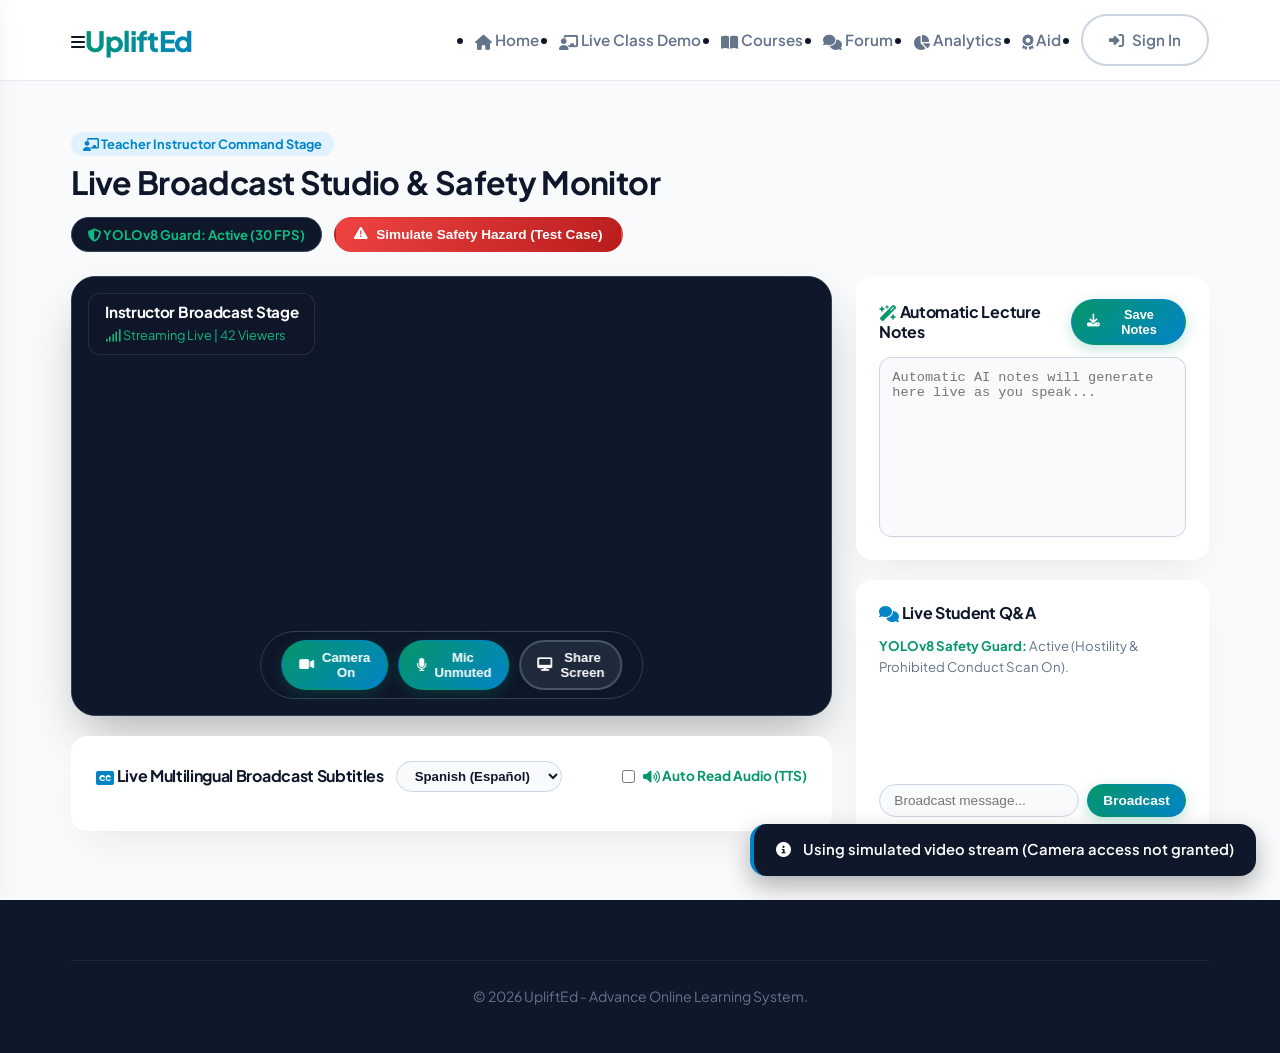
<file: teacher_class.html>
<!DOCTYPE html>
<html lang="en">
<head>
    <meta charset="UTF-8">
    <meta name="viewport" content="width=device-width, initial-scale=1.0">
    <title>Teacher Live Classroom Control Panel - UpliftEd</title>
    <link rel="stylesheet" href="css/home_styles.css">
    <link href="https://fonts.googleapis.com/css2?family=Plus+Jakarta+Sans:wght@300;400;500;600;700;800&family=Poppins:wght@300;400;500;600;700&display=swap" rel="stylesheet">
    <link rel="stylesheet" href="https://cdnjs.cloudflare.com/ajax/libs/font-awesome/6.4.0/css/all.min.css">
</head>
<body>
    <!-- Cleaned Sidebar Navigation -->
    <div class="sidebar" id="sidebar">
        <div class="sidebar-header">
            <h3>UpliftEd Portal</h3>
            <div class="sidebar-close" id="sidebar-close"><i class="fa-solid fa-xmark"></i></div>
        </div>
        <ul class="sidebar-menu">
            <li><a href="home.html"><i class="fa-solid fa-house"></i> Home</a></li>
            <li class="active"><a href="student_class.html"><i class="fa-solid fa-chalkboard-user"></i> Live Class Demo</a></li>
            <li><a href="community.html"><i class="fa-solid fa-users"></i> Community Forum</a></li>
            <li><a href="micro_courses.html"><i class="fa-solid fa-book-open"></i> Micro Courses (NPTEL)</a></li>
            <li><a href="progress_report.html"><i class="fa-solid fa-chart-line"></i> Progress Analytics</a></li>
            <li><a href="scholarship.html"><i class="fa-solid fa-graduation-cap"></i> Scholarship Aid</a></li>
        </ul>
    </div>
    <div class="sidebar-overlay" id="sidebar-overlay"></div>

    <!-- Navigation Header -->
    <header class="header">
        <div class="container">
            <div style="display: flex; align-items: center;">
                <div class="sidebar-toggle" id="sidebar-toggle"><i class="fa-solid fa-bars"></i></div>
                <div class="logo"><h1>UpliftEd</h1></div>
            </div>
            <nav class="main-nav">
                <ul>
                    <li><a href="home.html"><i class="fa-solid fa-house"></i> Home</a></li>
                    <li><a href="student_class.html"><i class="fa-solid fa-chalkboard-user"></i> Live Class Demo</a></li>
                    <li><a href="micro_courses.html"><i class="fa-solid fa-book-open"></i> Courses</a></li>
                    <li><a href="community.html"><i class="fa-solid fa-comments"></i> Forum</a></li>
                    <li><a href="progress_report.html"><i class="fa-solid fa-chart-pie"></i> Analytics</a></li>
                    <li><a href="scholarship.html"><i class="fa-solid fa-award"></i> Aid</a></li>
                    <li><a href="login.html" class="btn btn-secondary"><i class="fa-solid fa-right-to-bracket"></i> Sign In</a></li>
                </ul>
            </nav>
        </div>
    </header>

    <section style="padding-top: 130px; padding-bottom: 60px;">
        <div class="container">
            
            <!-- Classroom Control Bar -->
            <div style="display: flex; justify-content: space-between; align-items: center; flex-wrap: wrap; gap: 15px; margin-bottom: 24px;">
                <div>
                    <span style="font-size: 0.8rem; font-weight: 700; color: #0284c7; background: #e0f2fe; padding: 4px 12px; border-radius: 99px;">
                        <i class="fa-solid fa-chalkboard-user"></i> Teacher Instructor Command Stage
                    </span>
                    <h2 style="font-size: 2rem; color: #0f172a; margin-top: 6px;">Live Broadcast Studio & Safety Monitor</h2>
                </div>

                <div style="display: flex; align-items: center; gap: 12px;">
                    <!-- YOLOv8 Safety Status Badge -->
                    <div id="ai-safety-status" style="font-size: 0.825rem; font-weight: 700; background: #0f172a; color: #10b981; border: 1px solid #334155; padding: 6px 16px; border-radius: 99px;">
                        <i class="fa-solid fa-shield-halved" style="color: #10b981;"></i> YOLOv8 Guard: Active (30 FPS)
                    </div>
                    <!-- Hazard Simulation Test Case Button -->
                    <button id="btn-simulate-hazard" class="btn btn-danger" style="padding: 8px 18px; font-size: 0.85rem;">
                        <i class="fa-solid fa-triangle-exclamation"></i> Simulate Safety Hazard (Test Case)
                    </button>
                </div>
            </div>

            <div style="display: grid; grid-template-columns: 2.2fr 1fr; gap: 24px;">

                <!-- Left Column: Broadcast Stage & Subtitles -->
                <div>
                    <!-- Video Stage Box -->
                    <div style="background: #0f172a; border-radius: 24px; height: 440px; position: relative; overflow: hidden; border: 1px solid #334155; box-shadow: 0 25px 50px -12px rgba(0,0,0,0.3);">
                        <video id="local-video-feed" autoplay playsinline muted style="width: 100%; height: 100%; object-fit: cover; background: #0f172a;"></video>

                        <!-- Broadcast Overlay Details -->
                        <div style="position: absolute; top: 16px; left: 16px; background: rgba(15, 23, 42, 0.8); backdrop-filter: blur(10px); padding: 8px 16px; border-radius: 12px; border: 1px solid rgba(255,255,255,0.1); color: white;">
                            <h4 style="margin: 0; font-size: 0.95rem; color: white;">Instructor Broadcast Stage</h4>
                            <span style="font-size: 0.8rem; color: #10b981;"><i class="fa-solid fa-signal"></i> Streaming Live | 42 Viewers</span>
                        </div>

                        <!-- Teacher Video Controls Toolbar -->
                        <div style="position: absolute; bottom: 16px; left: 50%; transform: translateX(-50%); display: flex; gap: 10px; background: rgba(15, 23, 42, 0.88); backdrop-filter: blur(14px); padding: 8px 20px; border-radius: 99px; border: 1px solid #334155;">
                            <button id="toggle-cam-btn" class="btn btn-primary" style="padding: 8px 16px; font-size: 0.825rem;"><i class="fa-solid fa-video"></i> Camera On</button>
                            <button id="toggle-mic-btn" class="btn btn-primary" style="padding: 8px 16px; font-size: 0.825rem;"><i class="fa-solid fa-microphone"></i> Mic Unmuted</button>
                            <button id="share-screen-btn" class="btn btn-secondary" style="padding: 8px 16px; font-size: 0.825rem; color: white; background: #1e293b; border-color: #475569;"><i class="fa-solid fa-desktop"></i> Share Screen</button>
                        </div>
                    </div>

                    <!-- Subtitles & Translation Bar -->
                    <div class="glass-card" style="padding: 24px; margin-top: 20px; background: white;">
                        <div style="display: flex; justify-content: space-between; align-items: center; margin-bottom: 14px; flex-wrap: wrap; gap: 10px;">
                            <div style="display: flex; align-items: center; gap: 12px;">
                                <h4 style="color: #0f172a; font-size: 1rem; margin: 0;"><i class="fa-solid fa-closed-captioning" style="color: #0284c7;"></i> Live Multilingual Broadcast Subtitles</h4>
                                <select id="class-lang-select" style="background: #f8fafc; color: #0f172a; border: 1px solid #cbd5e1; border-radius: 99px; padding: 6px 14px; font-size: 0.825rem; outline: none; cursor: pointer; font-weight: 600;">
                                    <option value="es">Spanish (Español)</option>
                                    <option value="hi">Hindi (हिन्दी)</option>
                                    <option value="fr">French (Français)</option>
                                    <option value="de">German (Deutsch)</option>
                                    <option value="ta">Tamil (தமிழ்)</option>
                                    <option value="te">Telugu (తెలుగు)</option>
                                </select>
                            </div>
                            
                            <label style="display: flex; align-items: center; gap: 8px; font-size: 0.85rem; color: #059669; font-weight: 700; cursor: pointer;">
                                <input type="checkbox" id="toggle-auto-tts">
                                <span><i class="fa-solid fa-volume-high"></i> Auto Read Audio (TTS)</span>
                            </label>
                        </div>

                        <div id="transcript-feed" style="max-height: 140px; overflow-y: auto; display: flex; flex-direction: column; gap: 8px;">
                            <!-- Streamed in real-time by student_class.js -->
                        </div>
                    </div>
                </div>

                <!-- Right Column: Automatic AI Notes Pad & Student Questions -->
                <div style="display: flex; flex-direction: column; gap: 20px;">
                    <!-- Automatic AI Notes Pad -->
                    <div class="glass-card" style="padding: 22px; background: white; flex: 1; display: flex; flex-direction: column;">
                        <div style="display: flex; justify-content: space-between; align-items: center; margin-bottom: 12px;">
                            <h4 style="color: #0f172a; font-size: 1rem; margin: 0;"><i class="fa-solid fa-wand-magic-sparkles" style="color: #059669;"></i> Automatic Lecture Notes</h4>
                            <button id="btn-save-notes" class="btn btn-primary" style="padding: 6px 14px; font-size: 0.8rem;"><i class="fa-solid fa-download"></i> Save Notes</button>
                        </div>
                        <textarea id="class-notes" placeholder="Automatic AI notes will generate here live as you speak..." style="flex: 1; width: 100%; background: #f8fafc; border: 1px solid #cbd5e1; color: #0f172a; border-radius: 12px; padding: 12px; font-family: monospace; font-size: 0.85rem; outline: none; resize: none; min-height: 180px;"></textarea>
                    </div>

                    <!-- Student Questions Chat -->
                    <div class="glass-card" style="padding: 22px; background: white; height: 260px; display: flex; flex-direction: column;">
                        <h4 style="color: #0f172a; font-size: 1rem; margin-bottom: 12px;"><i class="fa-solid fa-comments" style="color: #0284c7;"></i> Live Student Q&A</h4>
                        <div id="chat-messages" style="flex: 1; overflow-y: auto; margin-bottom: 12px; padding-right: 4px;">
                            <div style="font-size: 0.825rem; color: #64748b; margin-bottom: 6px;"><strong style="color: #059669;">YOLOv8 Safety Guard:</strong> Active (Hostility & Prohibited Conduct Scan On).</div>
                        </div>
                        <div style="display: flex; gap: 8px;">
                            <input type="text" id="chat-input" placeholder="Broadcast message..." style="flex: 1; background: #f8fafc; border: 1px solid #cbd5e1; color: #0f172a; padding: 8px 14px; border-radius: 99px; outline: none; font-size: 0.85rem;">
                            <button id="chat-send-btn" class="btn btn-primary" style="padding: 6px 14px; font-size: 0.85rem;">Broadcast</button>
                        </div>
                    </div>
                </div>

            </div>
        </div>
    </section>

    <!-- Footer -->
    <footer class="footer">
        <div class="container">
            <div class="footer-bottom">
                <p>&copy; 2026 UpliftEd - Advance Online Learning System.</p>
            </div>
        </div>
    </footer>

    <!-- Scripts -->
    <script src="js/yolo-detector.js"></script>
    <script src="js/camera-recorder.js"></script>
    <script src="js/home_script.js"></script>
    <script src="js/student_class.js"></script>
</body>
</html>
</file>
<file: css/styles.css>
/* UpliftEd - Authentication Forms Design System */

@import url('https://fonts.googleapis.com/css2?family=Plus+Jakarta+Sans:wght@300;400;500;600;700;800&display=swap');

* {
    margin: 0;
    padding: 0;
    box-sizing: border-box;
    font-family: 'Plus Jakarta Sans', sans-serif;
}

body {
    background: linear-gradient(135deg, #0f172a 0%, #059669 50%, #0284c7 100%);
    background-size: 300% 300%;
    animation: gradientShift 12s ease infinite;
    min-height: 100vh;
    display: flex;
    align-items: center;
    justify-content: center;
    padding: 20px;
    color: #0f172a;
}

@keyframes gradientShift {
    0% { background-position: 0% 50%; }
    50% { background-position: 100% 50%; }
    100% { background-position: 0% 50%; }
}

.container {
    width: 100%;
    max-width: 440px;
}

.login-form {
    background: rgba(255, 255, 255, 0.94);
    backdrop-filter: blur(16px);
    -webkit-backdrop-filter: blur(16px);
    border-radius: 24px;
    padding: 40px 32px;
    box-shadow: 0 25px 50px -12px rgba(0, 0, 0, 0.25);
    border: 1px solid rgba(255, 255, 255, 0.4);
}

.login-form h1 {
    font-size: 1.85rem;
    font-weight: 800;
    text-align: center;
    color: #0f172a;
    margin-bottom: 6px;
    background: linear-gradient(135deg, #059669 0%, #0284c7 100%);
    -webkit-background-clip: text;
    -webkit-text-fill-color: transparent;
}

.form-header p {
    text-align: center;
    font-size: 0.9rem;
    color: #64748b;
    margin-bottom: 28px;
}

.form-group {
    margin-bottom: 20px;
}

.form-group label {
    display: block;
    font-size: 0.85rem;
    font-weight: 700;
    color: #334155;
    margin-bottom: 6px;
}

.form-group input[type="text"],
.form-group input[type="email"],
.form-group input[type="password"] {
    width: 100%;
    padding: 12px 16px;
    border-radius: 12px;
    border: 1px solid #cbd5e1;
    background: #f8fafc;
    font-size: 0.95rem;
    outline: none;
    transition: all 0.2s ease;
}

.form-group input:focus {
    border-color: #059669;
    background: #ffffff;
    box-shadow: 0 0 0 4px rgba(5, 150, 105, 0.15);
}

.error {
    color: #ef4444;
    font-size: 0.775rem;
    font-weight: 600;
    margin-top: 4px;
    display: block;
}

.form-group button[type="submit"] {
    width: 100%;
    padding: 14px;
    border-radius: 99px;
    border: none;
    background: linear-gradient(135deg, #059669 0%, #0284c7 100%);
    color: white;
    font-weight: 700;
    font-size: 1rem;
    cursor: pointer;
    transition: all 0.3s ease;
    box-shadow: 0 4px 14px rgba(5, 150, 105, 0.3);
}

.form-group button[type="submit"]:hover {
    transform: translateY(-2px);
    box-shadow: 0 8px 24px rgba(5, 150, 105, 0.4);
}

.form-links {
    text-align: center;
    margin-top: 20px;
}

.form-links a {
    color: #059669;
    font-size: 0.875rem;
    font-weight: 600;
    text-decoration: none;
}

.form-links a:hover {
    text-decoration: underline;
}
</file>
<file: css/home_styles.css>
/* ==========================================================================
   UpliftEd - Advance Online Learning System
   Ultimate CSS Design System, Animations & High-Visibility Icons
   ========================================================================== */

@import url('https://fonts.googleapis.com/css2?family=Plus+Jakarta+Sans:wght@300;400;500;600;700;800&family=Poppins:wght@300;400;500;600;700&display=swap');

:root {
    --primary: #059669;
    --primary-hover: #047857;
    --primary-light: #d1fae5;
    
    --accent: #0284c7;
    --accent-hover: #0369a1;
    --accent-light: #e0f2fe;
    
    --warning: #f59e0b;
    --danger: #ef4444;
    --success: #10b981;
    
    --bg-dark: #0f172a;
    --bg-card-dark: #1e293b;
    --bg-light: #f8fafc;
    --bg-white: #ffffff;
    
    --text-primary: #0f172a;
    --text-muted: #64748b;
    --text-light: #f8fafc;
    
    --glass-bg: rgba(255, 255, 255, 0.9);
    --glass-border: rgba(255, 255, 255, 0.5);
    --glass-shadow: 0 20px 40px -15px rgba(0, 0, 0, 0.08);
    
    --radius-sm: 8px;
    --radius-md: 16px;
    --radius-lg: 24px;
    --radius-full: 9999px;
    
    --transition: all 0.3s cubic-bezier(0.4, 0, 0.2, 1);
}

/* Global Reset */
* {
    margin: 0;
    padding: 0;
    box-sizing: border-box;
}

body {
    font-family: 'Plus Jakarta Sans', 'Poppins', sans-serif;
    line-height: 1.6;
    color: var(--text-primary);
    background-color: var(--bg-light);
    overflow-x: hidden;
}

.container {
    width: 92%;
    max-width: 1240px;
    margin: 0 auto;
    padding: 0 20px;
}

section {
    padding: 90px 0;
}

h1, h2, h3, h4, h5, h6 {
    font-weight: 700;
    line-height: 1.25;
    letter-spacing: -0.02em;
}

p {
    margin-bottom: 16px;
    color: var(--text-muted);
}

a {
    text-decoration: none;
    color: inherit;
    transition: var(--transition);
}

/* Ensure ALL FontAwesome Icons are High Visibility & Crisp */
i, .fas, .far, .fab, .fa-solid {
    display: inline-block;
    vertical-align: middle;
    color: inherit;
}

/* Smooth Keyframe Animations */
@keyframes floatAnim {
    0%, 100% { transform: translateY(0px); }
    50% { transform: translateY(-10px); }
}

@keyframes pulseGlow {
    0%, 100% { box-shadow: 0 0 15px rgba(5, 150, 105, 0.3); }
    50% { box-shadow: 0 0 30px rgba(5, 150, 105, 0.6); }
}

@keyframes alertPulse {
    0%, 100% { background-color: rgba(239, 68, 68, 0.1); border-color: #ef4444; }
    50% { background-color: rgba(239, 68, 68, 0.4); border-color: #b91c1c; }
}

@keyframes soundWave {
    0%, 100% { height: 6px; }
    50% { height: 24px; }
}

@keyframes fadeIn {
    from { opacity: 0; transform: translateY(15px); }
    to { opacity: 1; transform: translateY(0); }
}

/* Glassmorphism Cards */
.glass-card {
    background: var(--glass-bg);
    backdrop-filter: blur(16px);
    -webkit-backdrop-filter: blur(16px);
    border: 1px solid var(--glass-border);
    box-shadow: var(--glass-shadow);
    border-radius: var(--radius-md);
    transition: var(--transition);
    animation: fadeIn 0.5s ease;
}

.glass-card:hover {
    transform: translateY(-6px);
    box-shadow: 0 25px 50px -12px rgba(5, 150, 105, 0.12);
}

/* Buttons */
.btn {
    display: inline-flex;
    align-items: center;
    justify-content: center;
    gap: 8px;
    padding: 12px 26px;
    border-radius: var(--radius-full);
    font-weight: 600;
    font-size: 0.95rem;
    cursor: pointer;
    transition: var(--transition);
    border: 2px solid transparent;
}

.btn-primary {
    background: linear-gradient(135deg, #059669 0%, #0284c7 100%);
    color: white !important;
    box-shadow: 0 4px 14px rgba(5, 150, 105, 0.25);
}

.btn-primary:hover {
    transform: translateY(-2px);
    box-shadow: 0 8px 24px rgba(5, 150, 105, 0.4);
}

.btn-secondary {
    background: var(--bg-white);
    color: var(--text-primary);
    border-color: #cbd5e1;
}

.btn-secondary:hover {
    background: var(--bg-light);
    border-color: var(--primary);
    color: var(--primary);
    transform: translateY(-2px);
}

.btn-danger {
    background: linear-gradient(135deg, #ef4444 0%, #b91c1c 100%);
    color: white !important;
}

.btn-warning {
    background: linear-gradient(135deg, #f59e0b 0%, #d97706 100%);
    color: white !important;
}

/* Header */
.header {
    position: fixed;
    top: 0;
    left: 0;
    width: 100%;
    background: rgba(255, 255, 255, 0.92);
    backdrop-filter: blur(16px);
    border-bottom: 1px solid rgba(226, 232, 240, 0.8);
    z-index: 1000;
    padding: 14px 0;
}

.header .container {
    display: flex;
    justify-content: space-between;
    align-items: center;
}

.logo h1 {
    font-size: 1.75rem;
    font-weight: 800;
    background: linear-gradient(135deg, #059669 0%, #0284c7 100%);
    -webkit-background-clip: text;
    -webkit-text-fill-color: transparent;
}

.main-nav ul {
    display: flex;
    align-items: center;
    gap: 20px;
}

.main-nav a {
    font-weight: 600;
    color: var(--text-muted);
    font-size: 0.95rem;
}

.main-nav a:hover {
    color: var(--primary);
}

/* Sidebar Drawer */
.sidebar {
    position: fixed;
    top: 0;
    left: -300px;
    width: 280px;
    height: 100%;
    background: var(--bg-white);
    box-shadow: 10px 0 30px rgba(0, 0, 0, 0.1);
    z-index: 2000;
    transition: left 0.35s cubic-bezier(0.4, 0, 0.2, 1);
    padding: 24px;
}

.sidebar.active {
    left: 0;
}

.sidebar-overlay {
    position: fixed;
    top: 0;
    left: 0;
    width: 100%;
    height: 100%;
    background: rgba(15, 23, 42, 0.4);
    backdrop-filter: blur(4px);
    z-index: 1999;
    display: none;
}

.sidebar-overlay.active {
    display: block;
}

/* Hero Section */
.hero {
    padding: 160px 0 90px;
    background: radial-gradient(circle at 90% 10%, rgba(5, 150, 105, 0.08) 0%, transparent 40%),
                radial-gradient(circle at 10% 90%, rgba(2, 132, 199, 0.08) 0%, transparent 40%),
                var(--bg-light);
}

.hero .container {
    display: grid;
    grid-template-columns: 1fr 1fr;
    gap: 50px;
    align-items: center;
}

.hero-content h1 {
    font-size: 3.2rem;
    font-weight: 800;
    color: var(--text-primary);
    line-height: 1.15;
    margin-bottom: 20px;
}

.hero-content h1 span {
    background: linear-gradient(135deg, #059669 0%, #0284c7 100%);
    -webkit-background-clip: text;
    -webkit-text-fill-color: transparent;
}

/* Features Grid */
.features-grid {
    display: grid;
    grid-template-columns: repeat(auto-fit, minmax(280px, 1fr));
    gap: 30px;
}

.feature-card {
    background: var(--bg-white);
    padding: 32px 26px;
    border-radius: var(--radius-md);
    box-shadow: 0 10px 30px rgba(0, 0, 0, 0.04);
    border: 1px solid #f1f5f9;
    transition: var(--transition);
}

.feature-card:hover {
    transform: translateY(-8px);
    box-shadow: 0 20px 40px rgba(5, 150, 105, 0.1);
    border-color: var(--primary-light);
}

.feature-icon {
    width: 56px;
    height: 56px;
    border-radius: var(--radius-md);
    background: linear-gradient(135deg, rgba(5, 150, 105, 0.12) 0%, rgba(2, 132, 199, 0.12) 100%);
    color: var(--primary);
    display: flex;
    align-items: center;
    justify-content: center;
    font-size: 1.5rem;
    margin-bottom: 20px;
}

/* Live Translator Component */
.translator-box {
    background: var(--bg-dark);
    color: white;
    padding: 32px;
    border-radius: var(--radius-lg);
    box-shadow: 0 25px 50px -12px rgba(15, 23, 42, 0.4);
    border: 1px solid #334155;
}

.lang-chip {
    padding: 7px 16px;
    border-radius: var(--radius-full);
    background: #1e293b;
    color: #cbd5e1;
    font-size: 0.85rem;
    font-weight: 600;
    cursor: pointer;
    border: 1px solid #334155;
    transition: var(--transition);
}

.lang-chip.active,
.lang-chip:hover {
    background: var(--primary);
    color: white;
    border-color: var(--primary);
}

/* Sound Wave Bars Animation */
.sound-wave {
    display: flex;
    align-items: center;
    gap: 4px;
    height: 24px;
}

.sound-wave span {
    width: 4px;
    background: #10b981;
    border-radius: 4px;
    animation: soundWave 1.2s ease-in-out infinite;
}

.sound-wave span:nth-child(2) { animation-delay: 0.2s; }
.sound-wave span:nth-child(3) { animation-delay: 0.4s; }
.sound-wave span:nth-child(4) { animation-delay: 0.6s; }

/* Toast Notifications */
.toast-container {
    position: fixed;
    bottom: 24px;
    right: 24px;
    z-index: 9999;
    display: flex;
    flex-direction: column;
    gap: 12px;
}

.toast {
    display: flex;
    align-items: center;
    gap: 12px;
    padding: 14px 22px;
    background: var(--bg-dark);
    color: white;
    border-radius: var(--radius-md);
    box-shadow: 0 10px 25px rgba(0, 0, 0, 0.3);
    font-size: 0.925rem;
    font-weight: 600;
    animation: fadeIn 0.3s ease;
}

.toast.success { border-left: 4px solid var(--success); }
.toast.info { border-left: 4px solid var(--accent); }
.toast.danger { border-left: 4px solid var(--danger); }

/* Footer */
.footer {
    background: var(--bg-dark);
    color: #94a3b8;
    padding: 60px 0 30px;
}

.footer-bottom {
    text-align: center;
    border-top: 1px solid #1e293b;
    padding-top: 24px;
    font-size: 0.875rem;
}
</file>
